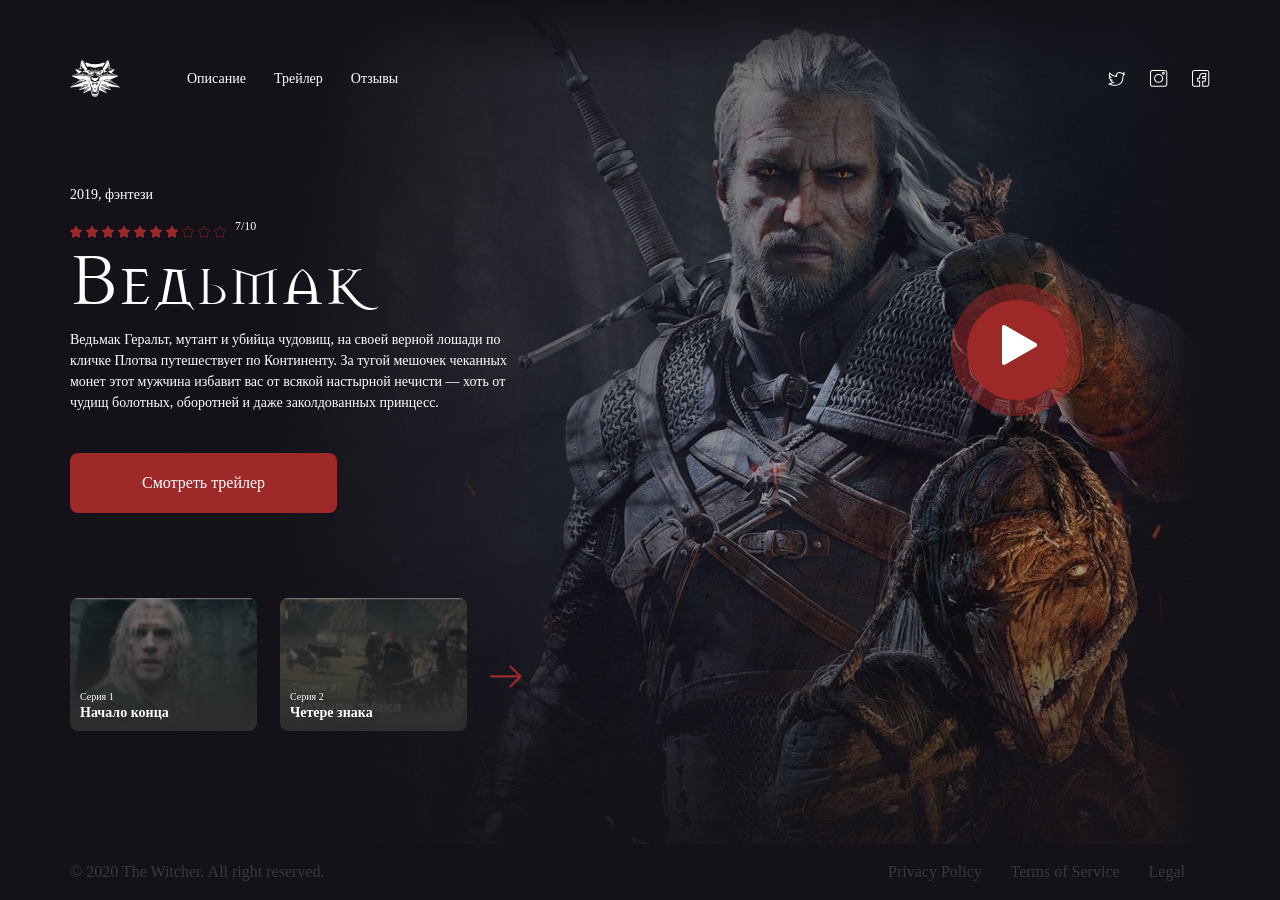
<file: index.html>
<!DOCTYPE html>
<html lang="ru">
  <head>
    <meta charset="UTF-8" />
    <meta name="viewport" content="width=device-width, initial-scale=1.0" />
    <title>Ведьмак - сериал</title>
    <link
      href="https://fonts.googleapis.com/css2?family=Roboto:wght@400;700&display=swap"
      rel="stylesheet"
    />
    <link href="img/favicon.ico" rel="shortcut icon" type="image/x-icon" />
    <link rel="stylesheet" href="css/swiper.min.css" />
    <link rel="stylesheet" href="css/style.css" />
    <link rel="stylesheet" href="css/reset.css" />
    <link rel="stylesheet" href="css/jquery.fancybox.min.css" />
    <link rel="stylesheet" href="css/animate.min.css" />
  </head>
  <body>
    <header>
      <div class="container">
        <div class="header animated fadeInRight delay-2s">
          <img src="img/logo.png" alt="Logo" class="logo" />
          <nav class="menu-list">
            <a
              href="https://witcher-tv.ru/hronologiya-pervogo-sezona-seriala-vedmak/"
              class="menu-link"
              >Описание</a
            >
            <a
              href="https://www.netflix.com/ru/title/80189685"
              class="menu-link"
              >Трейлер</a
            >
            <a
              href="https://www.kinopoisk.ru/film/1044004/reviews/"
              class="menu-link"
              >Отзывы</a
            >
          </nav>
          <div class="social">
            <a href="https://twitter.com/witchergame" class="social-link">
              <img src="img\social\The Witcher\twitter.svg" alt="" />
            </a>
            <a
              href="https://www.instagram.com/witchernetflix/"
              class="social-link"
            >
              <img src="img\social\The Witcher\instagram.svg" alt="" />
            </a>
            <a
              href="https://www.facebook.com/campaign/landing.php?campaign_id=298364580528938&extra_1=yandex_12337837702%7Cdesktop%7C1903759853%7C%7Cфейсбук%7Cnone%7C8095dy448850&placement=none&creative=1903759853&keyword=фейсбук&partner_id=yandexsem&extra_2=search&adposition=premium_1&yclid=3563961222875353418"
              class="social-link"
            >
              <img src="img\social\The Witcher\facebook.svg" alt="" />
            </a>
          </div>
        </div>
        <div class="menu-button"></div>
      </div>
    </header>
    <main>
      <div class="container">
        <!--текстовый блок-->
        <div class="main-content animated fadeInLeft delay-2s">
          <div class="content">
            <span class="genre">2019, фэнтези</span>
            <div class="rating">
              <div class="rating-stars">
                <img src="img/star.svg" alt="star" class="star" />
                <img src="img/star.svg" alt="star" class="star" />
                <img src="img/star.svg" alt="star" class="star" />
                <img src="img/star.svg" alt="star" class="star" />
                <img src="img/star.svg" alt="star" class="star" />
                <img src="img/star.svg" alt="star" class="star" />
                <img src="img/star.svg" alt="star" class="star" />
                <img src="img/empty-star.svg" alt="star" class="star" />
                <img src="img/empty-star.svg" alt="star" class="star" />
                <img src="img/empty-star.svg" alt="star" class="star" />
              </div>
              <div class="rating-nummbers">7/10</div>
            </div>

            <h1 class="main-title">Ведьмак</h1>
            <!-- параграф с текстом-->
            <p class="main-descrioption">
              Ведьмак Геральт, мутант и убийца чудовищ, на своей верной лошади
              по кличке Плотва путешествует по Континенту. За тугой мешочек
              чеканных монет этот мужчина избавит вас от всякой настырной
              нечисти — хоть от чудищ болотных, оборотней и даже заколдованных
              принцесс.
            </p>
            <a
              data-fancybox
              href="https://www.youtube.com/watch?v=EUizTA1nrfA"
              class="buttone animated pulse delay-5s"
              >Смотреть трейлер</a
            >
          </div>
          <a
            data-fancybox
            href="https://www.youtube.com/watch?v=EUizTA1nrfA"
            class="play"
          >
            <img src="img/Play.svg" alt="" class="play-image" />
          </a>
        </div>
        <div class="series animated fadeInDown delay-2s">
          <!-- Slider main container -->
          <div class="swiper-container">
            <!-- Additional required wrapper -->
            <div class="swiper-wrapper">
              <!-- Slides -->
              
                <div class="swiper-slide">
                  <a
                    class="link_series_1"
                    target="new"
                    href="https://malakhov-cmd.github.io/The-Witcher-Synema-try-4/"
                  >
                  
                  <div class="card series-1">
                    <span class="card-subtitle">Серия 1</span>
                    <h2 class="card-title">Начало конца</h2>
                    </div>
                    
                  </a>
                </div>
              <div class="swiper-slide">
                  <a
                    class="link_series_1"
                    target="new"
                    href="https://malakhov-cmd.github.io/The-witcher-s2/"
                  >
                  
                    <div class="card series-2">
                      <span class="card-subtitle">Серия 2</span>
                    <h2 class="card-title">Четере знака</h2>
                    </div>
                    
                  </a>
                </div>

              <div class="swiper-slide">
                
                  <a
                    class="link_series_1"
                    target="new"
                    href="https://malakhov-cmd.github.io/The-Witcher-s3/"
                  >
                  <div class="card series-3">
                    <span class="card-subtitle">Серия 3</span>
                    <h2 class="card-title">Предательская луна</h2>
                    </div>
                  </a>
                
              </div>

              <div class="swiper-slide">

                  <a
                    class="link_series_1"
                    target="new"
                    href="https://malakhov-cmd.github.io/The-Witcher-s4/"
                  >
                                  <div class="card series-4">
                                    <span class="card-subtitle">Серия 4</span>
                    <h2 class="card-title_4">Банкеты, ублюдки и похороны</h2>
                    </div>
                  </a>
                
              </div>

              <div class="swiper-slide">
                
                  <a
                    class="link_series_1"
                    target="new"
                    href="https://malakhov-cmd.github.io/The-Witcher-s5/"
                  >
                  <div class="card series-5">
                    <span class="card-subtitle">Серия 5</span>
                    <h2 class="card-title">Сдерживаемые аппетиты»</h2>
                    </div>
                  </a>
                </div>
              
              <div class="swiper-slide">
                
                  <a
                    class="link_series_1"
                    target="new"
                    href="https://malakhov-cmd.github.io/The-Witcher-s6/"
                  >
                  <div class="card series-6">
                    <span class="card-subtitle">Серия 6</span>
                    <h2 class="card-title">Редкие виды</h2>
                    </div>
                  </a>
                </div>
              
              <div class="swiper-slide">
                
                  <a
                    class="link_series_1"
                    target="new"
                    href="https://malakhov-cmd.github.io/The-Witcher-s7/"
                  >
                  <div class="card series-7">
                    <span class="card-subtitle">Серия 7</span>
                    <h2 class="card-title">Перед падением</h2>
                    </div>
                  </a>
                
              </div>
              <div class="swiper-slide">
                
                  <a
                    class="link_series_1"
                    target="new"
                    href="https://malakhov-cmd.github.io/The-witcher-s8/"
                  >
                  <div class="card series-8">
                    <span class="card-subtitle">Серия 8</span>
                    <h2 class="card-title">Нечто большее</h2>
                    </div>
                  </a>
                </div>
              
              </div>
            </div>
            <button class="arrow"></button>
          </div>
          <!--<button class="arrow"></button>-->
        </div>
      </div>
    </main>
    <footer class="footer animated fadeInDown delay-2s">
      <div class="container">
        <div class="footer-content">
          <div class="left">
            <span class="copyright"
              >© 2020 The Witcher. All right reserved.</span
            >
          </div>
          <div class="right">
            <nav class="footer-menu">
              <a
                href="https://www.copyrightservice.net/ru/copyright/us"
                class="footer-link"
                >Privacy Policy</a
              >
              <a
                href="https://www.copyrightservice.net/ru/copyright/us"
                class="footer-link"
                >Terms of Service</a
              >
              <a
                href="https://www.copyrightservice.net/ru/copyright/us"
                class="footer-link"
                >Legal</a
              >
            </nav>
          </div>
        </div>
      </div>
    </footer>
    <script src="https://cdn.jsdelivr.net/npm/jquery@3.5.1/dist/jquery.min.js"></script>
    <script src="js/swiper.min.js"></script>
    <script src="js/main.js"></script>
    <script src="js/jquery.fancybox.min.js"></script>
  </body>
</html>
</file>
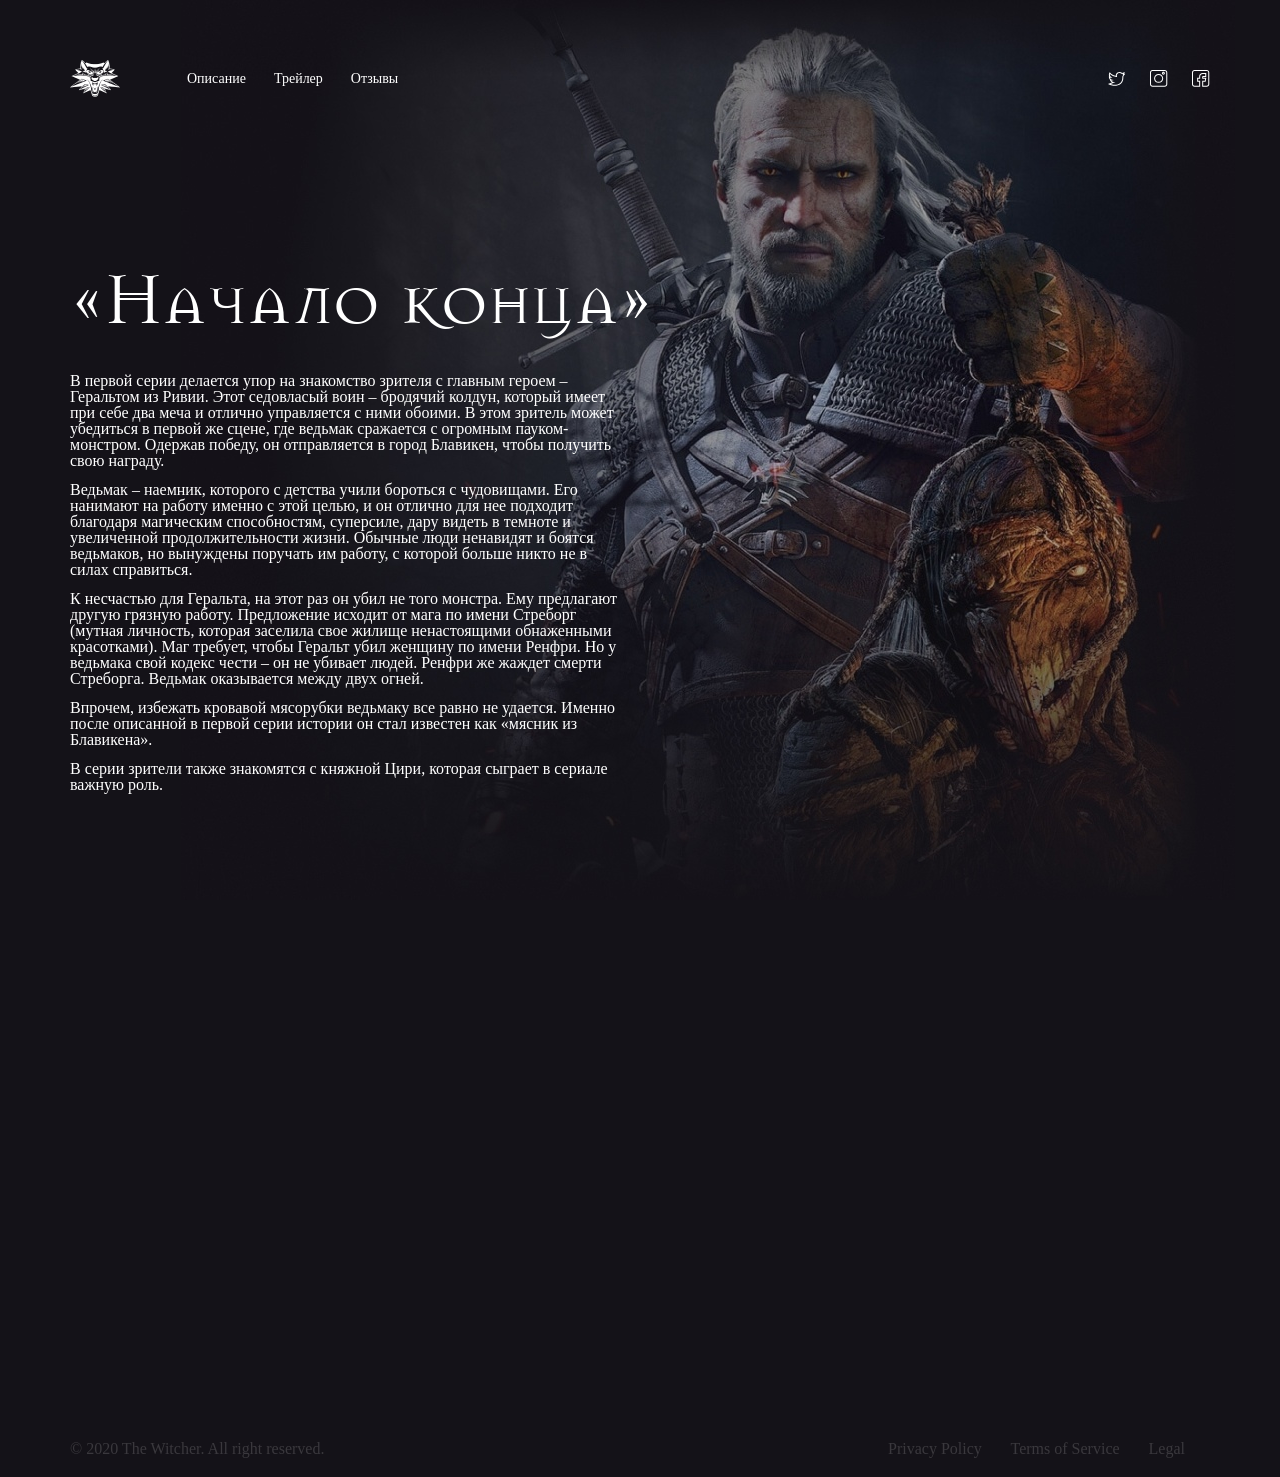
<file: series1-player.html>
<!DOCTYPE html>
<html lang="ru">
  <head>
    <meta charset="UTF-8" />
    <meta name="viewport" content="width=device-width, initial-scale=1.0" />
    <title>Ведьмак - сериал</title>
    <link
      href="https://fonts.googleapis.com/css2?family=Roboto:wght@400;700&display=swap"
      rel="stylesheet"
    />
    <link rel="stylesheet" href="css/swiper.min.css" />
    <link rel="stylesheet" href="css/style.css" />
    <link rel="stylesheet" href="css/reset.css" />
    <link rel="stylesheet" href="css/jquery.fancybox.min.css" />
    <link rel="stylesheet" href="css/animate.min.css" />
  </head>

  <body>
    <header>
      <div class="container">
        <div class="header animated fadeInRight delay-2s">
          <img src="img/logo.png" alt="Logo" class="logo" />
          <nav class="menu-list">
            <a
              href="https://witcher-tv.ru/hronologiya-pervogo-sezona-seriala-vedmak/"
              class="menu-link"
              >Описание</a
            >
            <a
              href="https://www.netflix.com/ru/title/80189685"
              class="menu-link"
              >Трейлер</a
            >
            <a
              href="https://www.kinopoisk.ru/film/1044004/reviews/"
              class="menu-link"
              >Отзывы</a
            >
          </nav>
          <div class="social">
            <a href="https://twitter.com/witchergame" class="social-link">
              <img src="img\social\The Witcher\twitter.svg" alt="" />
            </a>
            <a
              href="https://www.instagram.com/witchernetflix/"
              class="social-link"
            >
              <img src="img\social\The Witcher\instagram.svg" alt="" />
            </a>
            <a
              href="https://www.facebook.com/campaign/landing.php?campaign_id=298364580528938&extra_1=yandex_12337837702%7Cdesktop%7C1903759853%7C%7Cфейсбук%7Cnone%7C8095dy448850&placement=none&creative=1903759853&keyword=фейсбук&partner_id=yandexsem&extra_2=search&adposition=premium_1&yclid=3563961222875353418"
              class="social-link"
            >
              <img src="img\social\The Witcher\facebook.svg" alt="" />
            </a>
          </div>
        </div>
        <div class="menu-button"></div>
      </div>
    </header>
    <main>
      <div class="container">
        <!--текстовый блок-->
        <div class="Description_serie animated fadeInLeft delay-2s">
          <h1 class="main-title-serie">«Начало конца»</h1>
          <!-- параграф с текстом-->
          <div class="description_serie_text">
            <p class="main-descrioption_1">
              В первой серии делается упор на знакомство зрителя с главным
              героем – Геральтом из Ривии. Этот седовласый воин – бродячий
              колдун, который имеет при себе два меча и отлично управляется с
              ними обоими. В этом зритель может убедиться в первой же сцене, где
              ведьмак сражается с огромным пауком-монстром. Одержав победу, он
              отправляется в город Блавикен, чтобы получить свою награду.
            </p>
            <p class="main-description_2">
              Ведьмак – наемник, которого с детства учили бороться с чудовищами.
              Его нанимают на работу именно с этой целью, и он отлично для нее
              подходит благодаря магическим способностям, суперсиле, дару видеть
              в темноте и увеличенной продолжительности жизни. Обычные люди
              ненавидят и боятся ведьмаков, но вынуждены поручать им работу, с
              которой больше никто не в силах справиться.
            </p>
            <p class="main-description_3">
              К несчастью для Геральта, на этот раз он убил не того монстра. Ему
              предлагают другую грязную работу. Предложение исходит от мага по
              имени Стреборг (мутная личность, которая заселила свое жилище
              ненастоящими обнаженными красотками). Маг требует, чтобы Геральт
              убил женщину по имени Ренфри. Но у ведьмака свой кодекс чести – он
              не убивает людей. Ренфри же жаждет смерти Стреборга. Ведьмак
              оказывается между двух огней.
            </p>
            <p class="main-description_4">
              Впрочем, избежать кровавой мясорубки ведьмаку все равно не
              удается. Именно после описанной в первой серии истории он стал
              известен как «мясник из Блавикена».
            </p>
            <p class="main-description_5">
              В серии зрители также знакомятся с княжной Цири, которая сыграет в
              сериале важную роль.
            </p>
          </div>
        </div>

        <div class="player animated fadeInDown delay-2s">
          <iframe
            width="949"
            height="475"
            src="https://protonvideo.to/iframe/7d0492970dfa9a183709d4b69cd85036/"
            frameborder="0"
            allow="autoplay; encrypted-media; gyroscope; picture-in-picture"
            allowfullscreen
          ></iframe>
        </div>
      </div>
    </main>
    <footer class="footer animated fadeInDown delay-2s">
      <div class="container">
        <div class="footer-content">
          <div class="left">
            <span class="copyright"
              >© 2020 The Witcher. All right reserved.</span
            >
          </div>
          <div class="right">
            <nav class="footer-menu">
              <a
                href="https://www.copyrightservice.net/ru/copyright/us"
                class="footer-link"
                >Privacy Policy</a
              >
              <a
                href="https://www.copyrightservice.net/ru/copyright/us"
                class="footer-link"
                >Terms of Service</a
              >
              <a
                href="https://www.copyrightservice.net/ru/copyright/us"
                class="footer-link"
                >Legal</a
              >
            </nav>
          </div>
        </div>
      </div>
    </footer>
    <script src="https://cdn.jsdelivr.net/npm/jquery@3.5.1/dist/jquery.min.js"></script>
    <script src="js/swiper.min.js"></script>
    <script src="js/main.js"></script>
    <script src="js/jquery.fancybox.min.js"></script>
  </body>
</html>
</file>
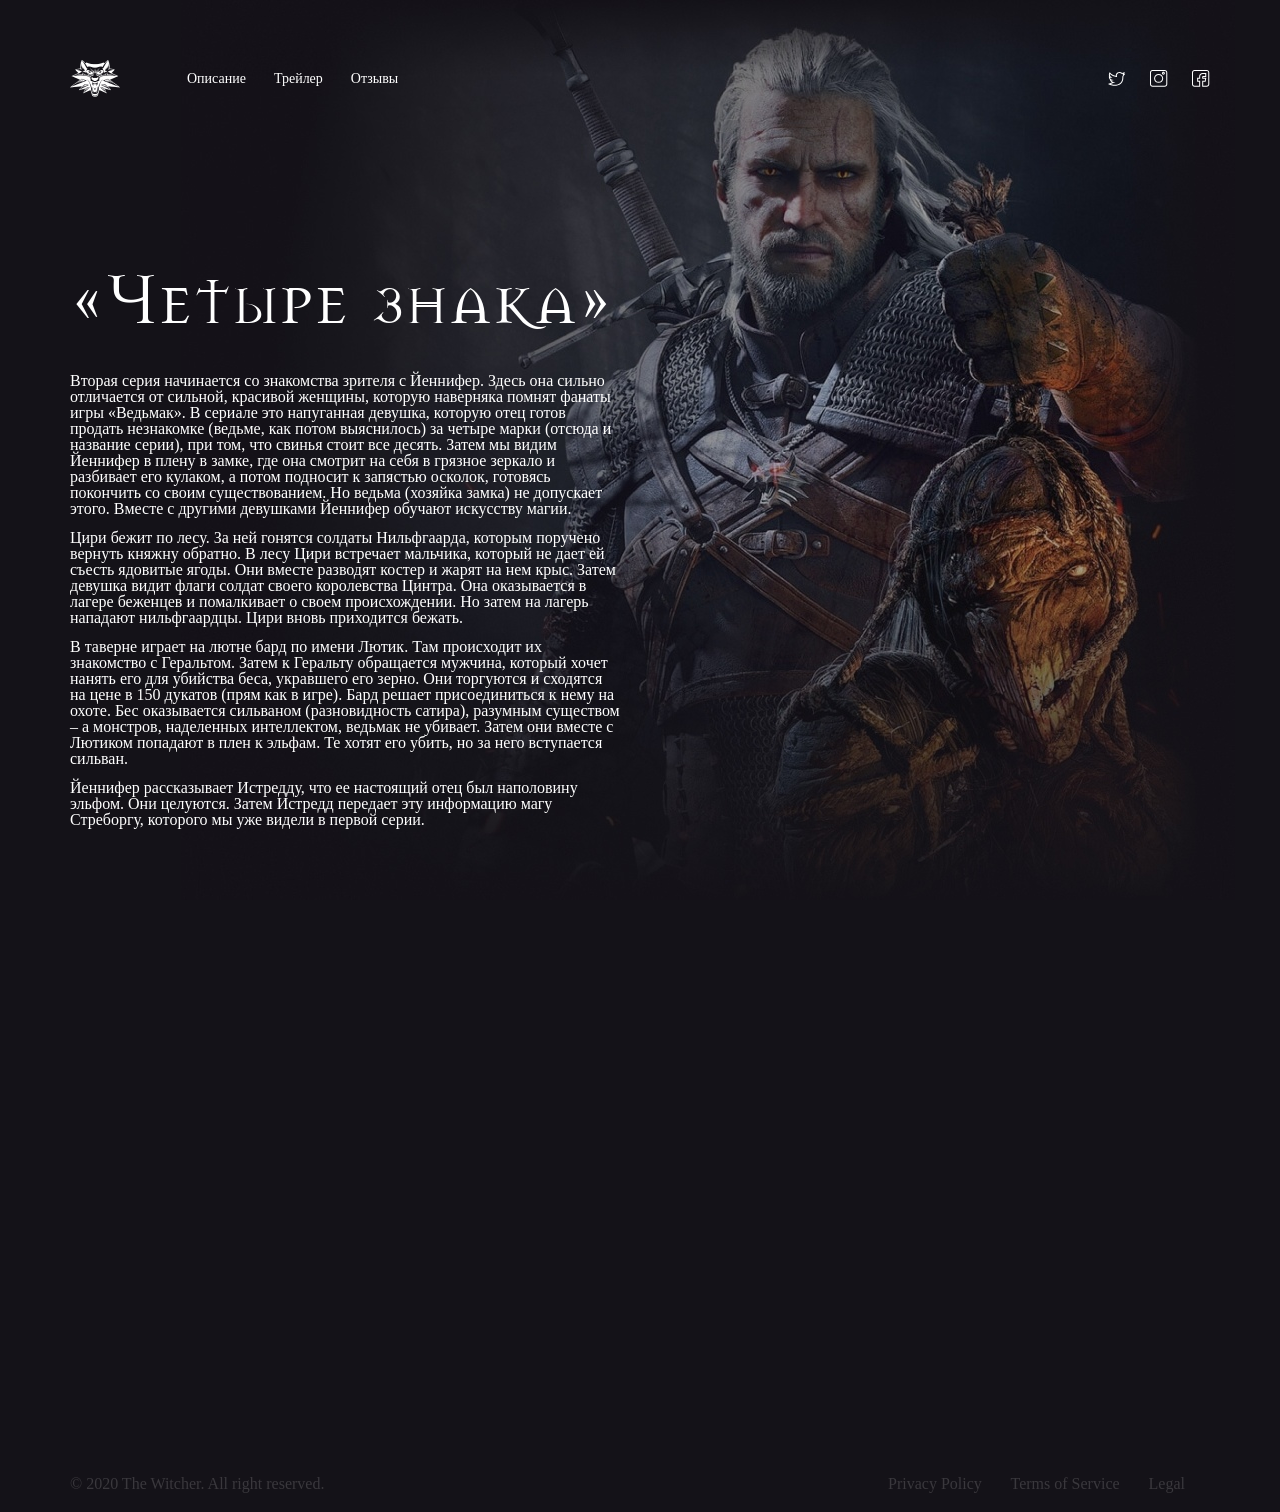
<file: series2-player.html>
<!DOCTYPE html>
<html lang="ru">
  <head>
    <meta charset="UTF-8" />
    <meta name="viewport" content="width=device-width, initial-scale=1.0" />
    <title>Ведьмак - сериал</title>
    <link
      href="https://fonts.googleapis.com/css2?family=Roboto:wght@400;700&display=swap"
      rel="stylesheet"
    />
    <link rel="stylesheet" href="css/swiper.min.css" />
    <link rel="stylesheet" href="css/style.css" />
    <link rel="stylesheet" href="css/reset.css" />
    <link rel="stylesheet" href="css/jquery.fancybox.min.css" />
    <link rel="stylesheet" href="css/animate.min.css" />
  </head>

  <body>
    <header>
      <div class="container">
        <div class="header animated fadeInRight delay-2s">
          <img src="img/logo.png" alt="Logo" class="logo" />
          <nav class="menu-list">
            <a
              href="https://witcher-tv.ru/hronologiya-pervogo-sezona-seriala-vedmak/"
              class="menu-link"
              >Описание</a
            >
            <a
              href="https://www.netflix.com/ru/title/80189685"
              class="menu-link"
              >Трейлер</a
            >
            <a
              href="https://www.kinopoisk.ru/film/1044004/reviews/"
              class="menu-link"
              >Отзывы</a
            >
          </nav>
          <div class="social">
            <a href="https://twitter.com/witchergame" class="social-link">
              <img src="img\social\The Witcher\twitter.svg" alt="" />
            </a>
            <a
              href="https://www.instagram.com/witchernetflix/"
              class="social-link"
            >
              <img src="img\social\The Witcher\instagram.svg" alt="" />
            </a>
            <a
              href="https://www.facebook.com/campaign/landing.php?campaign_id=298364580528938&extra_1=yandex_12337837702%7Cdesktop%7C1903759853%7C%7Cфейсбук%7Cnone%7C8095dy448850&placement=none&creative=1903759853&keyword=фейсбук&partner_id=yandexsem&extra_2=search&adposition=premium_1&yclid=3563961222875353418"
              class="social-link"
            >
              <img src="img\social\The Witcher\facebook.svg" alt="" />
            </a>
          </div>
        </div>
        <div class="menu-button"></div>
      </div>
    </header>
    <main>
      <div class="container">
        <!--текстовый блок-->
        <div class="Description_serie animated fadeInLeft delay-2s">
          <h1 class="main-title-serie">«Четыре знака»</h1>
          <!-- параграф с текстом-->
          <div class="description_serie_text">
            <p class="main-descrioption_1">
              Вторая серия начинается со знакомства зрителя с Йеннифер. Здесь
              она сильно отличается от сильной, красивой женщины, которую
              наверняка помнят фанаты игры «Ведьмак». В сериале это напуганная
              девушка, которую отец готов продать незнакомке (ведьме, как потом
              выяснилось) за четыре марки (отсюда и название серии), при том,
              что свинья стоит все десять. Затем мы видим Йеннифер в плену в
              замке, где она смотрит на себя в грязное зеркало и разбивает его
              кулаком, а потом подносит к запястью осколок, готовясь покончить
              со своим существованием. Но ведьма (хозяйка замка) не допускает
              этого. Вместе с другими девушками Йеннифер обучают искусству
              магии.
            </p>
            <p class="main-description_2">
              Цири бежит по лесу. За ней гонятся солдаты Нильфгаарда, которым
              поручено вернуть княжну обратно. В лесу Цири встречает мальчика,
              который не дает ей съесть ядовитые ягоды. Они вместе разводят
              костер и жарят на нем крыс. Затем девушка видит флаги солдат
              своего королевства Цинтра. Она оказывается в лагере беженцев и
              помалкивает о своем происхождении. Но затем на лагерь нападают
              нильфгаардцы. Цири вновь приходится бежать.
            </p>
            <p class="main-description_3">
              В таверне играет на лютне бард по имени Лютик. Там происходит их
              знакомство с Геральтом. Затем к Геральту обращается мужчина,
              который хочет нанять его для убийства беса, укравшего его зерно.
              Они торгуются и сходятся на цене в 150 дукатов (прям как в игре).
              Бард решает присоединиться к нему на охоте. Бес оказывается
              сильваном (разновидность сатира), разумным существом – а монстров,
              наделенных интеллектом, ведьмак не убивает. Затем они вместе с
              Лютиком попадают в плен к эльфам. Те хотят его убить, но за него
              вступается сильван.
            </p>
            <p class="main-description_4">
              Йеннифер рассказывает Истредду, что ее настоящий отец был
              наполовину эльфом. Они целуются. Затем Истредд передает эту
              информацию магу Стреборгу, которого мы уже видели в первой серии.
            </p>
          </div>
        </div>

        <div class="player animated fadeInDown delay-2s">
          <iframe
            width="949"
            height="475"
            src="https://protonvideo.to/iframe/a7cc604227f5d48efa98074dbead971d/"
            frameborder="0"
            allow="autoplay; encrypted-media; gyroscope; picture-in-picture"
            allowfullscreen
          ></iframe>
        </div>
      </div>
    </main>
    <footer class="footer animated fadeInDown delay-2s">
      <div class="container">
        <div class="footer-content">
          <div class="left">
            <span class="copyright"
              >© 2020 The Witcher. All right reserved.</span
            >
          </div>
          <div class="right">
            <nav class="footer-menu">
              <a
                href="https://www.copyrightservice.net/ru/copyright/us"
                class="footer-link"
                >Privacy Policy</a
              >
              <a
                href="https://www.copyrightservice.net/ru/copyright/us"
                class="footer-link"
                >Terms of Service</a
              >
              <a
                href="https://www.copyrightservice.net/ru/copyright/us"
                class="footer-link"
                >Legal</a
              >
            </nav>
          </div>
        </div>
      </div>
    </footer>
    <script src="https://cdn.jsdelivr.net/npm/jquery@3.5.1/dist/jquery.min.js"></script>
    <script src="js/swiper.min.js"></script>
    <script src="js/main.js"></script>
    <script src="js/jquery.fancybox.min.js"></script>
  </body>
</html>
</file>
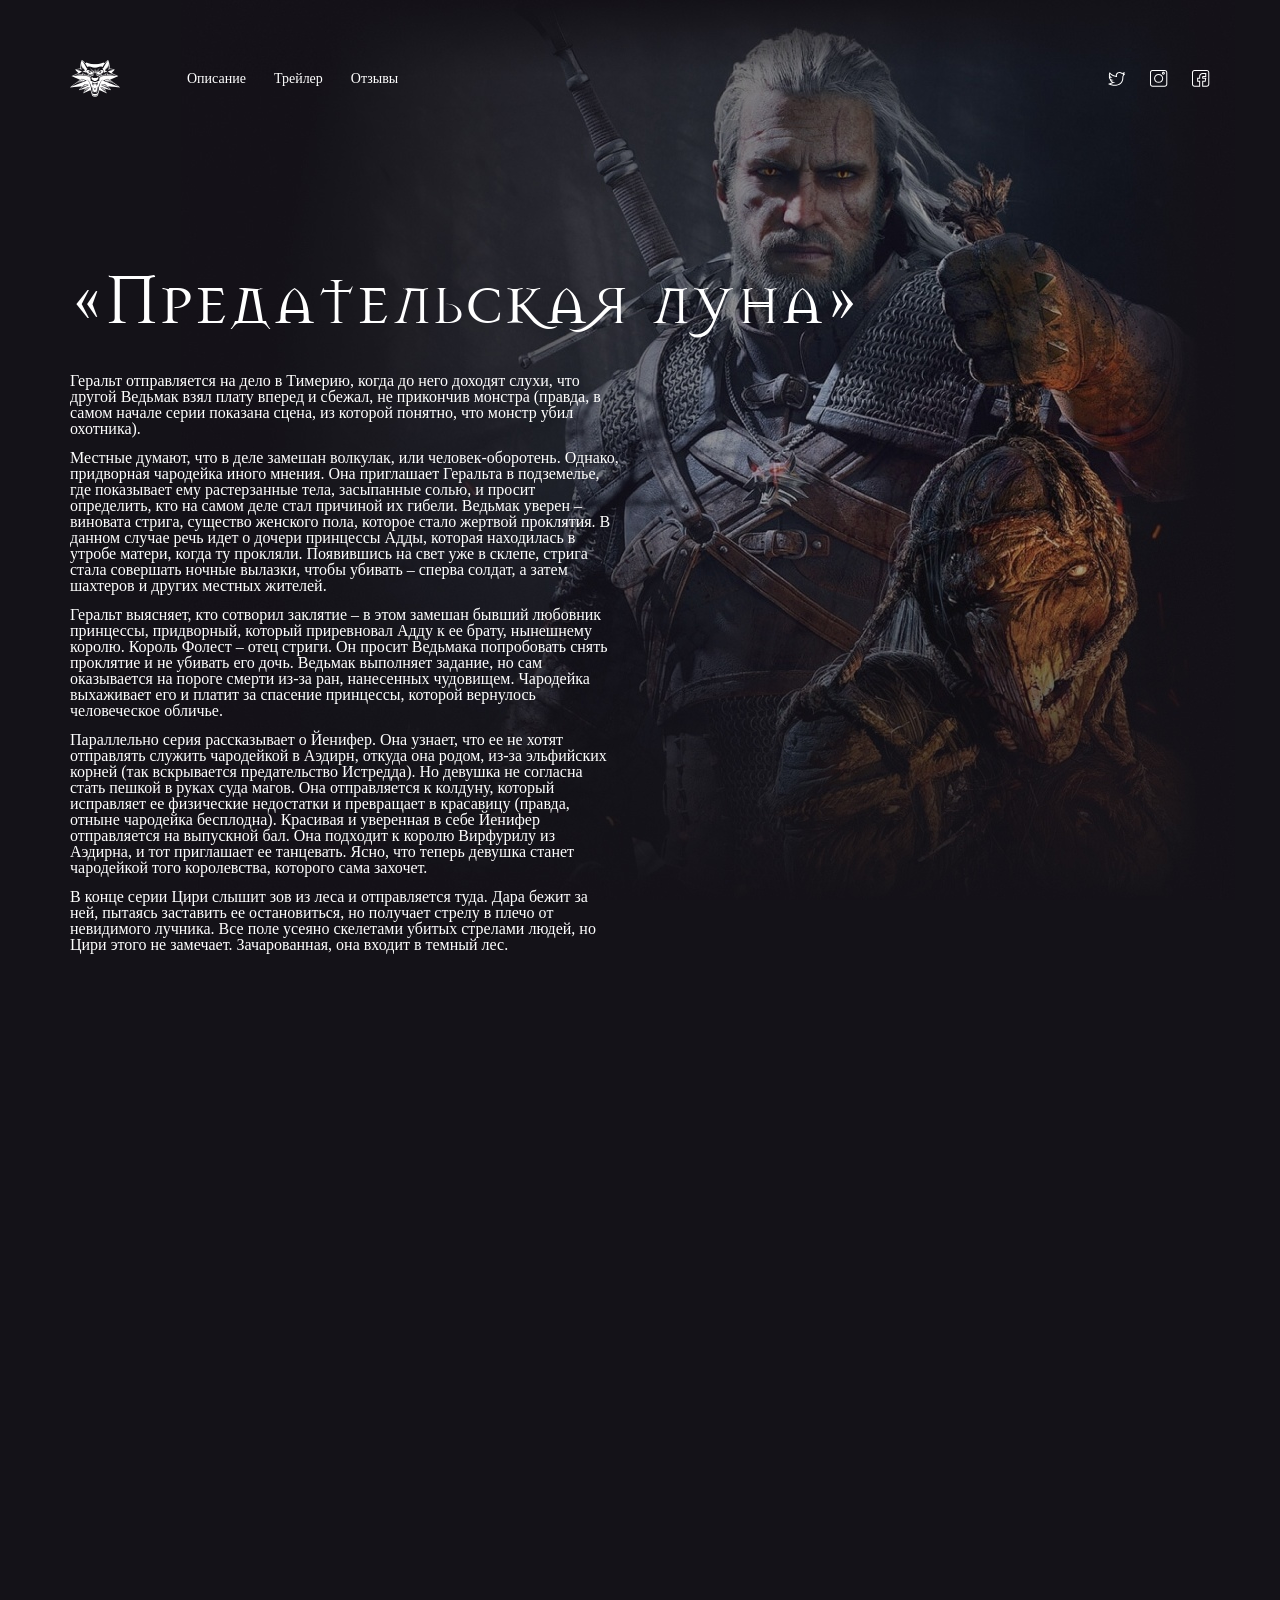
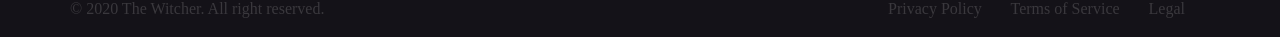
<file: series3-player.html>
<!DOCTYPE html>
<html lang="ru">
  <head>
    <meta charset="UTF-8" />
    <meta name="viewport" content="width=device-width, initial-scale=1.0" />
    <title>Ведьмак - сериал</title>
    <link
      href="https://fonts.googleapis.com/css2?family=Roboto:wght@400;700&display=swap"
      rel="stylesheet"
    />
    <link rel="stylesheet" href="css/swiper.min.css" />
    <link rel="stylesheet" href="css/style.css" />
    <link rel="stylesheet" href="css/reset.css" />
    <link rel="stylesheet" href="css/jquery.fancybox.min.css" />
    <link rel="stylesheet" href="css/animate.min.css" />
  </head>

  <body>
    <header>
      <div class="container">
        <div class="header animated fadeInRight delay-2s">
          <img src="img/logo.png" alt="Logo" class="logo" />
          <nav class="menu-list">
            <a
              href="https://witcher-tv.ru/hronologiya-pervogo-sezona-seriala-vedmak/"
              class="menu-link"
              >Описание</a
            >
            <a
              href="https://www.netflix.com/ru/title/80189685"
              class="menu-link"
              >Трейлер</a
            >
            <a
              href="https://www.kinopoisk.ru/film/1044004/reviews/"
              class="menu-link"
              >Отзывы</a
            >
          </nav>
          <div class="social">
            <a href="https://twitter.com/witchergame" class="social-link">
              <img src="img\social\The Witcher\twitter.svg" alt="" />
            </a>
            <a
              href="https://www.instagram.com/witchernetflix/"
              class="social-link"
            >
              <img src="img\social\The Witcher\instagram.svg" alt="" />
            </a>
            <a
              href="https://www.facebook.com/campaign/landing.php?campaign_id=298364580528938&extra_1=yandex_12337837702%7Cdesktop%7C1903759853%7C%7Cфейсбук%7Cnone%7C8095dy448850&placement=none&creative=1903759853&keyword=фейсбук&partner_id=yandexsem&extra_2=search&adposition=premium_1&yclid=3563961222875353418"
              class="social-link"
            >
              <img src="img\social\The Witcher\facebook.svg" alt="" />
            </a>
          </div>
        </div>
        <div class="menu-button"></div>
      </div>
    </header>
    <main>
      <div class="container">
        <!--текстовый блок-->
        <div class="Description_serie animated fadeInLeft delay-2s">
          <h1 class="main-title-serie">«Предательская луна»</h1>
          <!-- параграф с текстом-->
          <div class="description_serie_text">
            <p class="main-descrioption_1">
              Геральт отправляется на дело в Тимерию, когда до него доходят
              слухи, что другой Ведьмак взял плату вперед и сбежал, не прикончив
              монстра (правда, в самом начале серии показана сцена, из которой
              понятно, что монстр убил охотника).
            </p>
            <p class="main-description_2">
              Местные думают, что в деле замешан волкулак, или
              человек-оборотень. Однако, придворная чародейка иного мнения. Она
              приглашает Геральта в подземелье, где показывает ему растерзанные
              тела, засыпанные солью, и просит определить, кто на самом деле
              стал причиной их гибели. Ведьмак уверен – виновата стрига,
              существо женского пола, которое стало жертвой проклятия. В данном
              случае речь идет о дочери принцессы Адды, которая находилась в
              утробе матери, когда ту прокляли. Появившись на свет уже в склепе,
              стрига стала совершать ночные вылазки, чтобы убивать – сперва
              солдат, а затем шахтеров и других местных жителей.
            </p>
            <p class="main-description_3">
              Геральт выясняет, кто сотворил заклятие – в этом замешан бывший
              любовник принцессы, придворный, который приревновал Адду к ее
              брату, нынешнему королю. Король Фолест – отец стриги. Он просит
              Ведьмака попробовать снять проклятие и не убивать его дочь.
              Ведьмак выполняет задание, но сам оказывается на пороге смерти
              из-за ран, нанесенных чудовищем. Чародейка выхаживает его и платит
              за спасение принцессы, которой вернулось человеческое обличье.
            </p>
            <p class="main-description_4">
              Параллельно серия рассказывает о Йенифер. Она узнает, что ее не
              хотят отправлять служить чародейкой в Аэдирн, откуда она родом,
              из-за эльфийских корней (так вскрывается предательство Истредда).
              Но девушка не согласна стать пешкой в руках суда магов. Она
              отправляется к колдуну, который исправляет ее физические
              недостатки и превращает в красавицу (правда, отныне чародейка
              бесплодна). Красивая и уверенная в себе Йенифер отправляется на
              выпускной бал. Она подходит к королю Вирфурилу из Аэдирна, и тот
              приглашает ее танцевать. Ясно, что теперь девушка станет
              чародейкой того королевства, которого сама захочет.
            </p>
            <p class="main-description_5">
              В конце серии Цири слышит зов из леса и отправляется туда. Дара
              бежит за ней, пытаясь заставить ее остановиться, но получает
              стрелу в плечо от невидимого лучника. Все поле усеяно скелетами
              убитых стрелами людей, но Цири этого не замечает. Зачарованная,
              она входит в темный лес.
            </p>
          </div>
        </div>

        <div class="player animated fadeInDown delay-2s">
          <iframe
            width="949"
            height="475"
            src="https://protonvideo.to/iframe/7d0492970dfa9a183709d4b69cd85036/"
            frameborder="0"
            allow="autoplay; encrypted-media; gyroscope; picture-in-picture"
            allowfullscreen
            seamless
          ></iframe>
        </div>
      </div>
    </main>
    <footer class="footer animated fadeInDown delay-2s">
      <div class="container">
        <div class="footer-content">
          <div class="left">
            <span class="copyright"
              >© 2020 The Witcher. All right reserved.</span
            >
          </div>
          <div class="right">
            <nav class="footer-menu">
              <a
                href="https://www.copyrightservice.net/ru/copyright/us"
                class="footer-link"
                >Privacy Policy</a
              >
              <a
                href="https://www.copyrightservice.net/ru/copyright/us"
                class="footer-link"
                >Terms of Service</a
              >
              <a
                href="https://www.copyrightservice.net/ru/copyright/us"
                class="footer-link"
                >Legal</a
              >
            </nav>
          </div>
        </div>
      </div>
    </footer>
    <script src="https://cdn.jsdelivr.net/npm/jquery@3.5.1/dist/jquery.min.js"></script>
    <script src="js/swiper.min.js"></script>
    <script src="js/main.js"></script>
    <script src="js/jquery.fancybox.min.js"></script>
  </body>
</html>
</file>
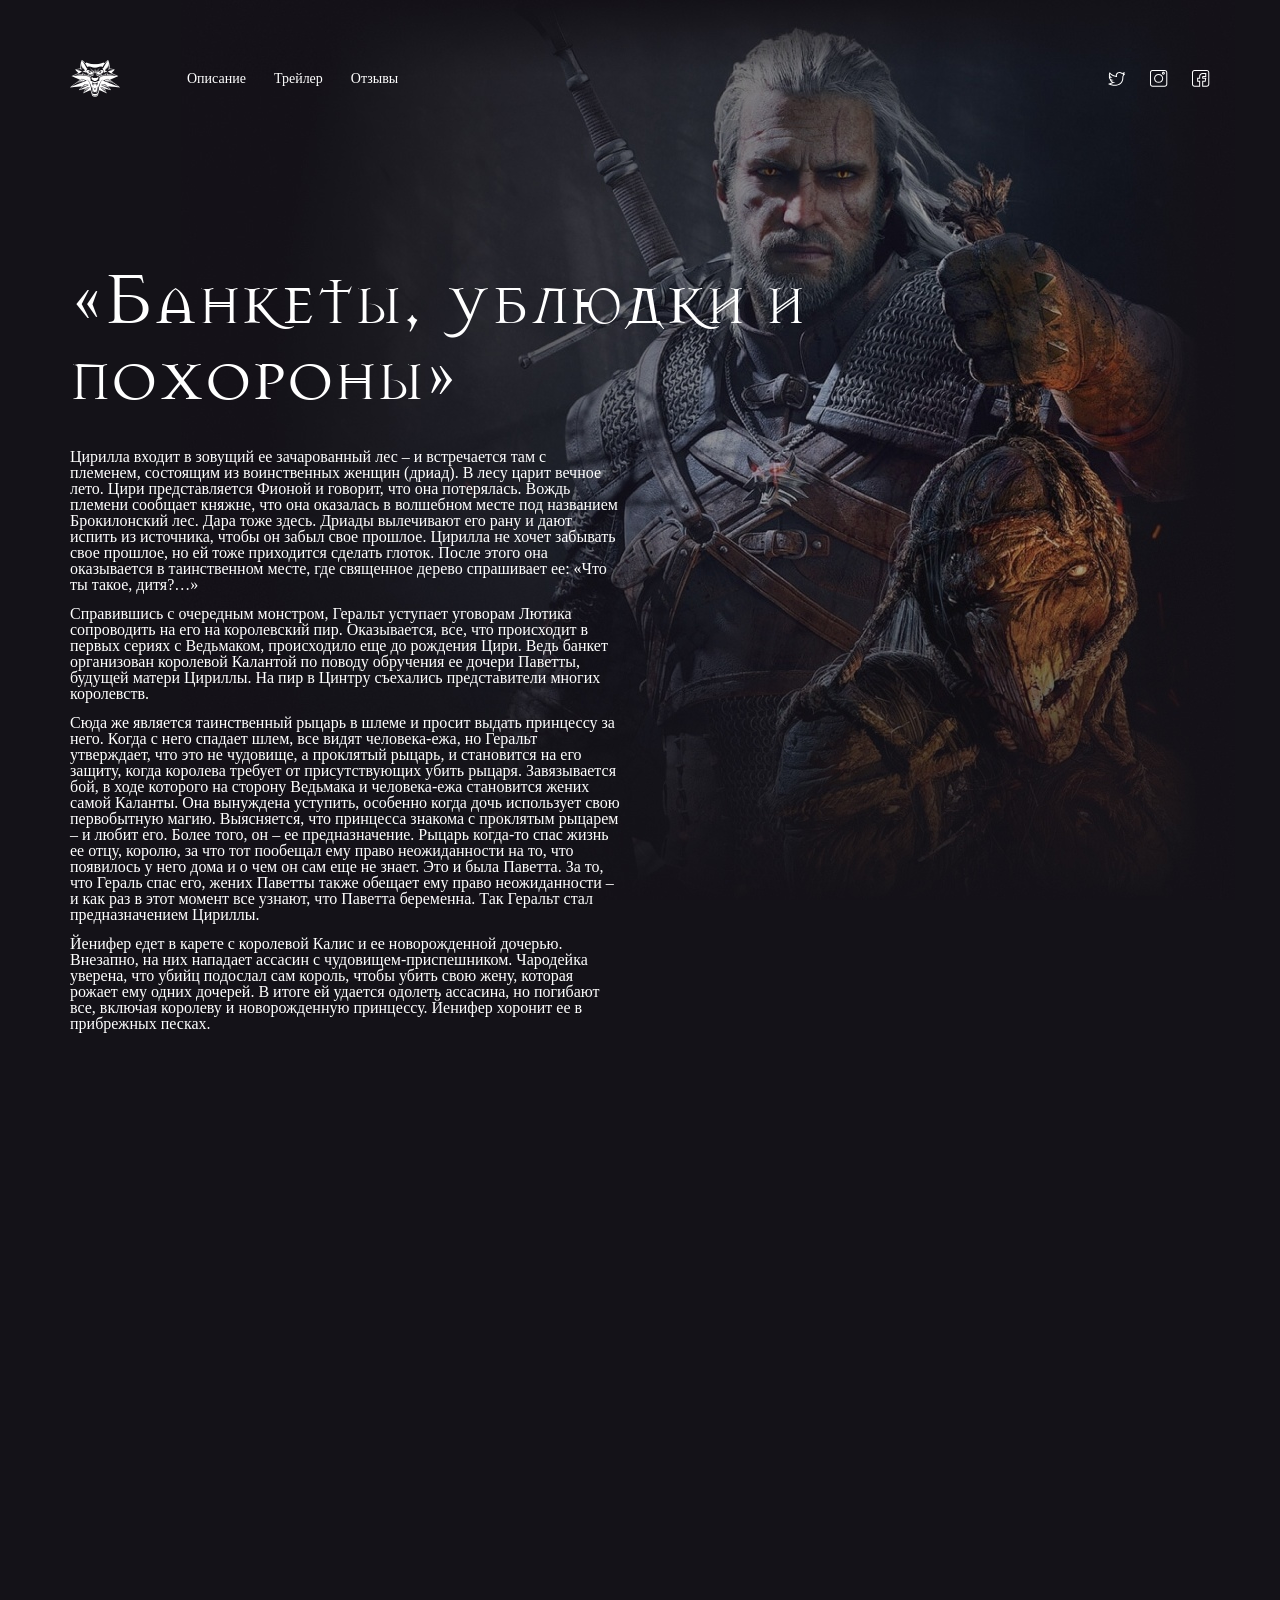
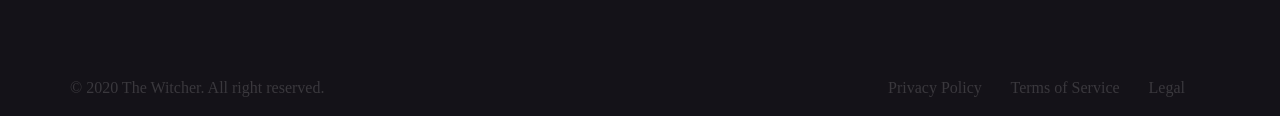
<file: series4-player.html>
<!DOCTYPE html>
<html lang="ru">
  <head>
    <meta charset="UTF-8" />
    <meta name="viewport" content="width=device-width, initial-scale=1.0" />
    <title>Ведьмак - сериал</title>
    <link
      href="https://fonts.googleapis.com/css2?family=Roboto:wght@400;700&display=swap"
      rel="stylesheet"
    />
    <link rel="stylesheet" href="css/swiper.min.css" />
    <link rel="stylesheet" href="css/style.css" />
    <link rel="stylesheet" href="css/reset.css" />
    <link rel="stylesheet" href="css/jquery.fancybox.min.css" />
    <link rel="stylesheet" href="css/animate.min.css" />
  </head>

  <body>
    <header>
      <div class="container">
        <div class="header animated fadeInRight delay-2s">
          <img src="img/logo.png" alt="Logo" class="logo" />
          <nav class="menu-list">
            <a
              href="https://witcher-tv.ru/hronologiya-pervogo-sezona-seriala-vedmak/"
              class="menu-link"
              >Описание</a
            >
            <a
              href="https://www.netflix.com/ru/title/80189685"
              class="menu-link"
              >Трейлер</a
            >
            <a
              href="https://www.kinopoisk.ru/film/1044004/reviews/"
              class="menu-link"
              >Отзывы</a
            >
          </nav>
          <div class="social">
            <a href="https://twitter.com/witchergame" class="social-link">
              <img src="img\social\The Witcher\twitter.svg" alt="" />
            </a>
            <a
              href="https://www.instagram.com/witchernetflix/"
              class="social-link"
            >
              <img src="img\social\The Witcher\instagram.svg" alt="" />
            </a>
            <a
              href="https://www.facebook.com/campaign/landing.php?campaign_id=298364580528938&extra_1=yandex_12337837702%7Cdesktop%7C1903759853%7C%7Cфейсбук%7Cnone%7C8095dy448850&placement=none&creative=1903759853&keyword=фейсбук&partner_id=yandexsem&extra_2=search&adposition=premium_1&yclid=3563961222875353418"
              class="social-link"
            >
              <img src="img\social\The Witcher\facebook.svg" alt="" />
            </a>
          </div>
        </div>
        <div class="menu-button"></div>
      </div>
    </header>
    <main>
      <div class="container">
        <!--текстовый блок-->
        <div class="Description_serie animated fadeInLeft delay-2s">
          <h1 class="main-title-serie">«Банкеты, ублюдки и похороны»</h1>
          <!-- параграф с текстом-->
          <div class="description_serie_text">
            <p class="main-descrioption_1">
              Цирилла входит в зовущий ее зачарованный лес – и встречается там с
              племенем, состоящим из воинственных женщин (дриад). В лесу царит
              вечное лето. Цири представляется Фионой и говорит, что она
              потерялась. Вождь племени сообщает княжне, что она оказалась в
              волшебном месте под названием Брокилонский лес. Дара тоже здесь.
              Дриады вылечивают его рану и дают испить из источника, чтобы он
              забыл свое прошлое. Цирилла не хочет забывать свое прошлое, но ей
              тоже приходится сделать глоток. После этого она оказывается в
              таинственном месте, где священное дерево спрашивает ее: «Что ты
              такое, дитя?…»
            </p>
            <p class="main-description_2">
              Справившись с очередным монстром, Геральт уступает уговорам Лютика
              сопроводить на его на королевский пир. Оказывается, все, что
              происходит в первых сериях с Ведьмаком, происходило еще до
              рождения Цири. Ведь банкет организован королевой Калантой по
              поводу обручения ее дочери Паветты, будущей матери Цириллы. На пир
              в Цинтру съехались представители многих королевств.
            </p>
            <p class="main-description_3">
              Сюда же является таинственный рыцарь в шлеме и просит выдать
              принцессу за него. Когда с него спадает шлем, все видят
              человека-ежа, но Геральт утверждает, что это не чудовище, а
              проклятый рыцарь, и становится на его защиту, когда королева
              требует от присутствующих убить рыцаря. Завязывается бой, в ходе
              которого на сторону Ведьмака и человека-ежа становится жених самой
              Каланты. Она вынуждена уступить, особенно когда дочь использует
              свою первобытную магию. Выясняется, что принцесса знакома с
              проклятым рыцарем – и любит его. Более того, он – ее
              предназначение. Рыцарь когда-то спас жизнь ее отцу, королю, за что
              тот пообещал ему право неожиданности на то, что появилось у него
              дома и о чем он сам еще не знает. Это и была Паветта. За то, что
              Гераль спас его, жених Паветты также обещает ему право
              неожиданности – и как раз в этот момент все узнают, что Паветта
              беременна. Так Геральт стал предназначением Цириллы.
            </p>
            <p class="main-description_4">
              Йенифер едет в карете с королевой Калис и ее новорожденной
              дочерью. Внезапно, на них нападает ассасин с
              чудовищем-приспешником. Чародейка уверена, что убийц подослал сам
              король, чтобы убить свою жену, которая рожает ему одних дочерей. В
              итоге ей удается одолеть ассасина, но погибают все, включая
              королеву и новорожденную принцессу. Йенифер хоронит ее в
              прибрежных песках.
            </p>
          </div>
        </div>

        <div class="player animated fadeInDown delay-2s">
          <iframe
            width="949"
            height="475"
            src="https://protonvideo.to/iframe/e3b4788c45e7eac374718ecd11fe0fa9/"
            frameborder="0"
            allow="autoplay; encrypted-media; gyroscope; picture-in-picture"
            allowfullscreen
          ></iframe>
        </div>
      </div>
    </main>
    <footer class="footer animated fadeInDown delay-2s">
      <div class="container">
        <div class="footer-content">
          <div class="left">
            <span class="copyright"
              >© 2020 The Witcher. All right reserved.</span
            >
          </div>
          <div class="right">
            <nav class="footer-menu">
              <a
                href="https://www.copyrightservice.net/ru/copyright/us"
                class="footer-link"
                >Privacy Policy</a
              >
              <a
                href="https://www.copyrightservice.net/ru/copyright/us"
                class="footer-link"
                >Terms of Service</a
              >
              <a
                href="https://www.copyrightservice.net/ru/copyright/us"
                class="footer-link"
                >Legal</a
              >
            </nav>
          </div>
        </div>
      </div>
    </footer>
    <script src="https://cdn.jsdelivr.net/npm/jquery@3.5.1/dist/jquery.min.js"></script>
    <script src="js/swiper.min.js"></script>
    <script src="js/main.js"></script>
    <script src="js/jquery.fancybox.min.js"></script>
  </body>
</html>
</file>
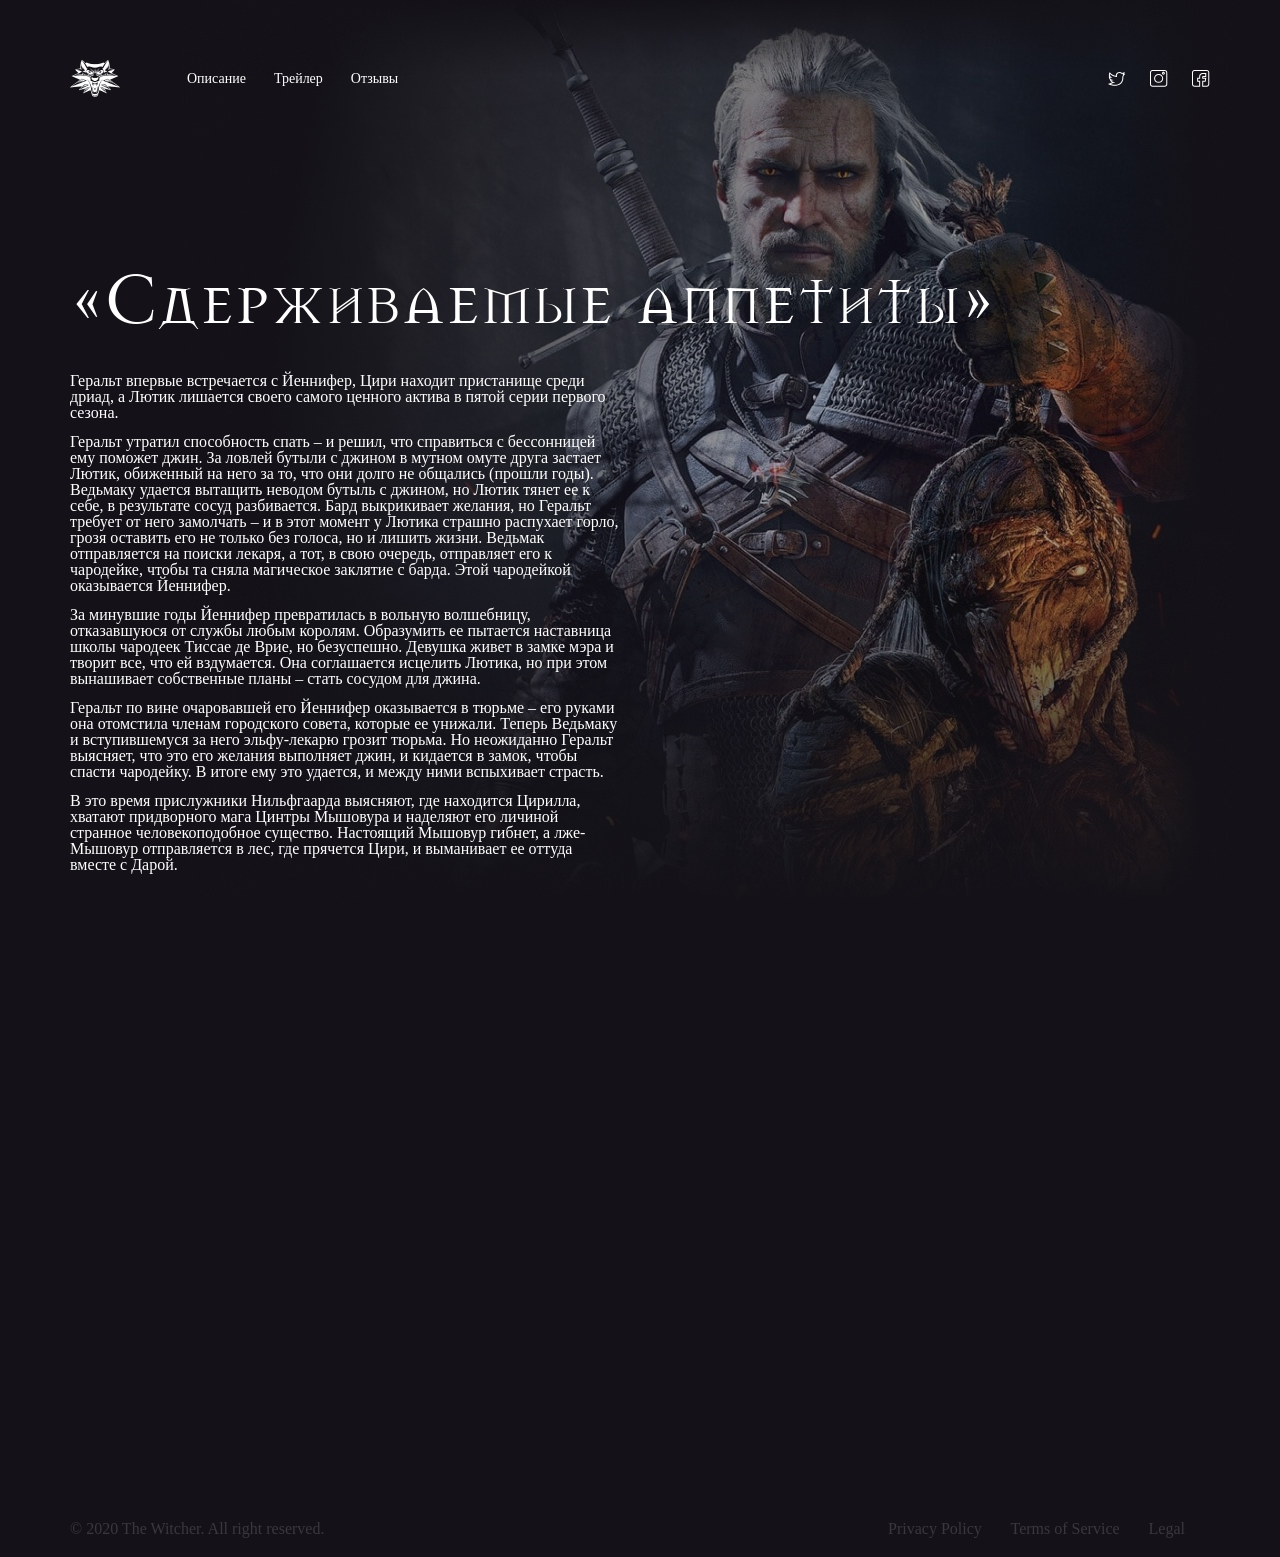
<file: series5-player.html>
<!DOCTYPE html>
<html lang="ru">
  <head>
    <meta charset="UTF-8" />
    <meta name="viewport" content="width=device-width, initial-scale=1.0" />
    <title>Ведьмак - сериал</title>
    <link
      href="https://fonts.googleapis.com/css2?family=Roboto:wght@400;700&display=swap"
      rel="stylesheet"
    />
    <link rel="stylesheet" href="css/swiper.min.css" />
    <link rel="stylesheet" href="css/style.css" />
    <link rel="stylesheet" href="css/reset.css" />
    <link rel="stylesheet" href="css/jquery.fancybox.min.css" />
    <link rel="stylesheet" href="css/animate.min.css" />
  </head>

  <body>
    <header>
      <div class="container">
        <div class="header animated fadeInRight delay-2s">
          <img src="img/logo.png" alt="Logo" class="logo" />
          <nav class="menu-list">
            <a
              href="https://witcher-tv.ru/hronologiya-pervogo-sezona-seriala-vedmak/"
              class="menu-link"
              >Описание</a
            >
            <a
              href="https://www.netflix.com/ru/title/80189685"
              class="menu-link"
              >Трейлер</a
            >
            <a
              href="https://www.kinopoisk.ru/film/1044004/reviews/"
              class="menu-link"
              >Отзывы</a
            >
          </nav>
          <div class="social">
            <a href="https://twitter.com/witchergame" class="social-link">
              <img src="img\social\The Witcher\twitter.svg" alt="" />
            </a>
            <a
              href="https://www.instagram.com/witchernetflix/"
              class="social-link"
            >
              <img src="img\social\The Witcher\instagram.svg" alt="" />
            </a>
            <a
              href="https://www.facebook.com/campaign/landing.php?campaign_id=298364580528938&extra_1=yandex_12337837702%7Cdesktop%7C1903759853%7C%7Cфейсбук%7Cnone%7C8095dy448850&placement=none&creative=1903759853&keyword=фейсбук&partner_id=yandexsem&extra_2=search&adposition=premium_1&yclid=3563961222875353418"
              class="social-link"
            >
              <img src="img\social\The Witcher\facebook.svg" alt="" />
            </a>
          </div>
        </div>
        <div class="menu-button"></div>
      </div>
    </header>
    <main>
      <div class="container">
        <!--текстовый блок-->
        <div class="Description_serie animated fadeInLeft delay-2s">
          <h1 class="main-title-serie">«Сдерживаемые аппетиты»</h1>
          <!-- параграф с текстом-->
          <div class="description_serie_text">
            <p class="main-descrioption_1">
              Геральт впервые встречается с Йеннифер, Цири находит пристанище
              среди дриад, а Лютик лишается своего самого ценного актива в пятой
              серии первого сезона.
            </p>
            <p class="main-description_2">
              Геральт утратил способность спать – и решил, что справиться с
              бессонницей ему поможет джин. За ловлей бутыли с джином в мутном
              омуте друга застает Лютик, обиженный на него за то, что они долго
              не общались (прошли годы). Ведьмаку удается вытащить неводом
              бутыль с джином, но Лютик тянет ее к себе, в результате сосуд
              разбивается. Бард выкрикивает желания, но Геральт требует от него
              замолчать – и в этот момент у Лютика страшно распухает горло,
              грозя оставить его не только без голоса, но и лишить жизни.
              Ведьмак отправляется на поиски лекаря, а тот, в свою очередь,
              отправляет его к чародейке, чтобы та сняла магическое заклятие с
              барда. Этой чародейкой оказывается Йеннифер.
            </p>
            <p class="main-description_3">
              За минувшие годы Йеннифер превратилась в вольную волшебницу,
              отказавшуюся от службы любым королям. Образумить ее пытается
              наставница школы чародеек Тиссае де Врие, но безуспешно. Девушка
              живет в замке мэра и творит все, что ей вздумается. Она
              соглашается исцелить Лютика, но при этом вынашивает собственные
              планы – стать сосудом для джина.
            </p>
            <p class="main-description_4">
              Геральт по вине очаровавшей его Йеннифер оказывается в тюрьме –
              его руками она отомстила членам городского совета, которые ее
              унижали. Теперь Ведьмаку и вступившемуся за него эльфу-лекарю
              грозит тюрьма. Но неожиданно Геральт выясняет, что это его желания
              выполняет джин, и кидается в замок, чтобы спасти чародейку. В
              итоге ему это удается, и между ними вспыхивает страсть.
            </p>
            <p class="main-description_5">
              В это время прислужники Нильфгаарда выясняют, где находится
              Цирилла, хватают придворного мага Цинтры Мышовура и наделяют его
              личиной странное человекоподобное существо. Настоящий Мышовур
              гибнет, а лже-Мышовур отправляется в лес, где прячется Цири, и
              выманивает ее оттуда вместе с Дарой.
            </p>
          </div>
        </div>

        <div class="player animated fadeInDown delay-2s">
          <iframe
            width="949"
            height="475"
            src="https://protonvideo.to/iframe/dddb85e3df676b4bbecc81dd4d868e0d/"
            frameborder="0"
            allow="autoplay; encrypted-media; gyroscope; picture-in-picture"
            allowfullscreen
          ></iframe>
        </div>
      </div>
    </main>
    <footer class="footer animated fadeInDown delay-2s">
      <div class="container">
        <div class="footer-content">
          <div class="left">
            <span class="copyright"
              >© 2020 The Witcher. All right reserved.</span
            >
          </div>
          <div class="right">
            <nav class="footer-menu">
              <a
                href="https://www.copyrightservice.net/ru/copyright/us"
                class="footer-link"
                >Privacy Policy</a
              >
              <a
                href="https://www.copyrightservice.net/ru/copyright/us"
                class="footer-link"
                >Terms of Service</a
              >
              <a
                href="https://www.copyrightservice.net/ru/copyright/us"
                class="footer-link"
                >Legal</a
              >
            </nav>
          </div>
        </div>
      </div>
    </footer>
    <script src="https://cdn.jsdelivr.net/npm/jquery@3.5.1/dist/jquery.min.js"></script>
    <script src="js/swiper.min.js"></script>
    <script src="js/main.js"></script>
    <script src="js/jquery.fancybox.min.js"></script>
  </body>
</html>
</file>
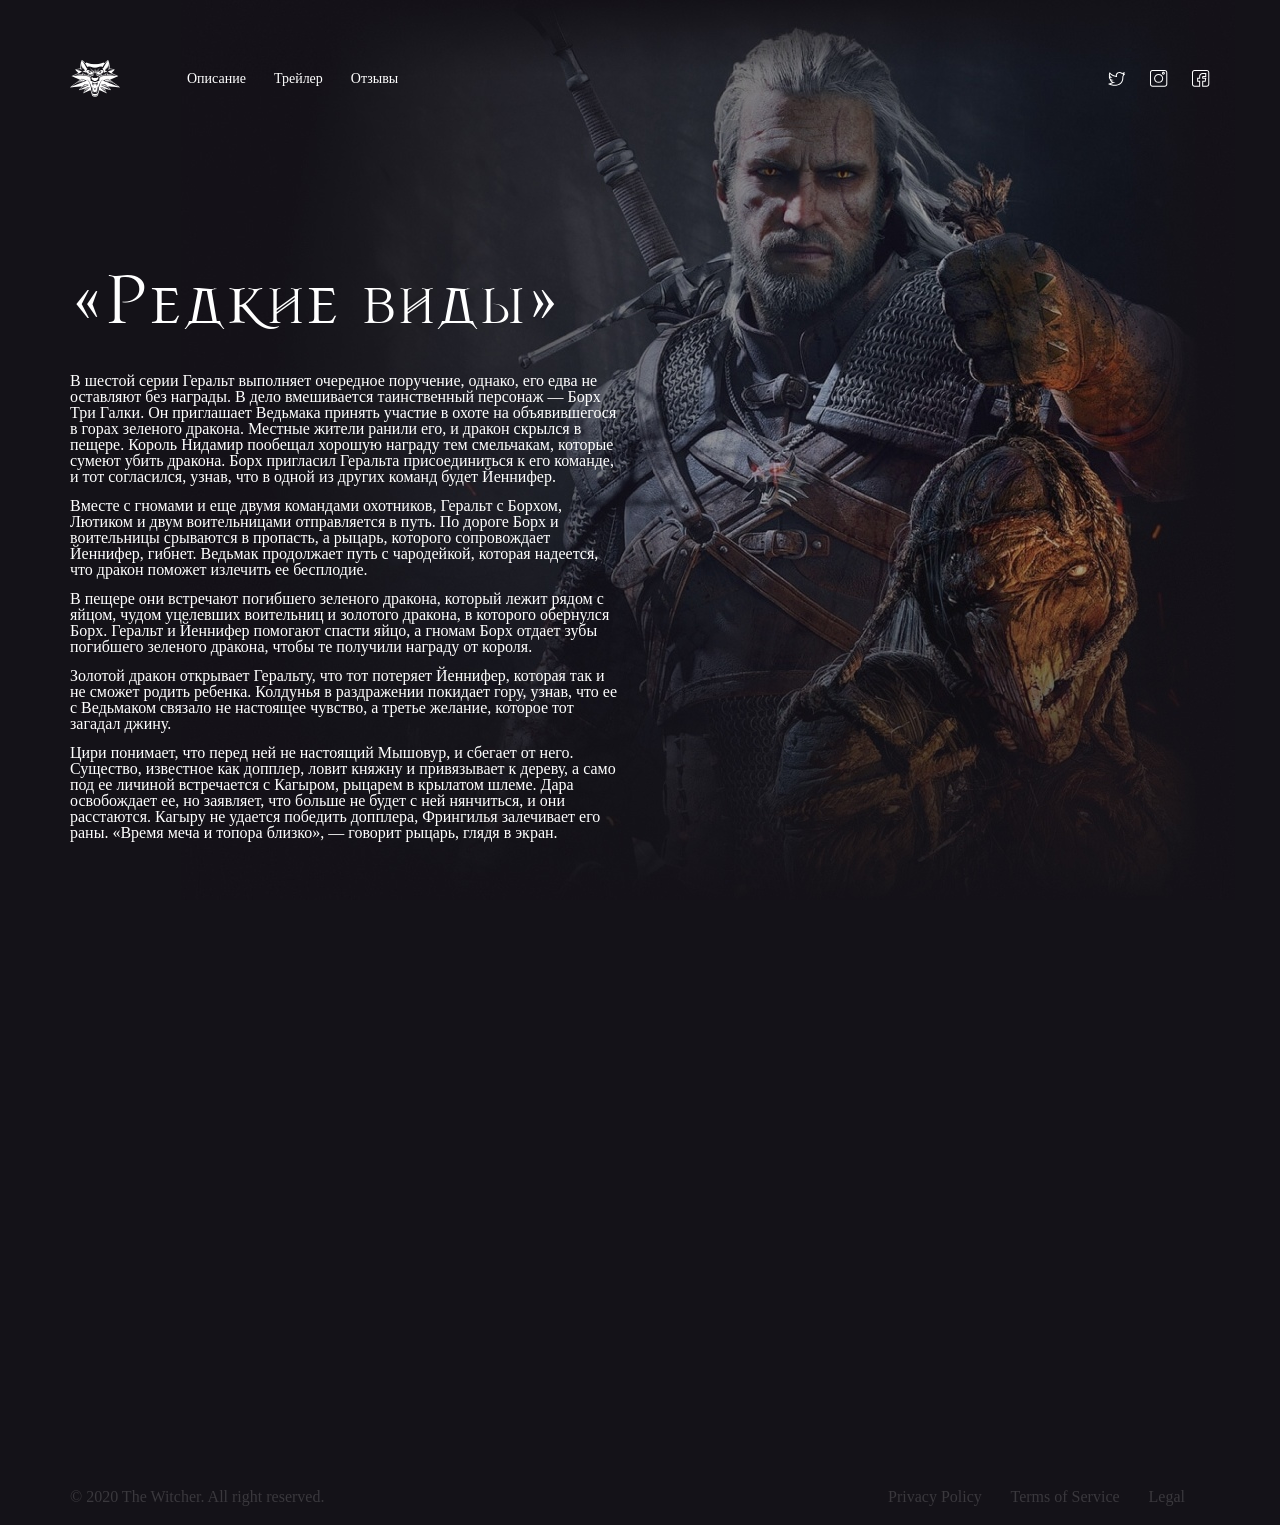
<file: series6-player.html>
<!DOCTYPE html>
<html lang="ru">
  <head>
    <meta charset="UTF-8" />
    <meta name="viewport" content="width=device-width, initial-scale=1.0" />
    <title>Ведьмак - сериал</title>
    <link
      href="https://fonts.googleapis.com/css2?family=Roboto:wght@400;700&display=swap"
      rel="stylesheet"
    />
    <link rel="stylesheet" href="css/swiper.min.css" />
    <link rel="stylesheet" href="css/style.css" />
    <link rel="stylesheet" href="css/reset.css" />
    <link rel="stylesheet" href="css/jquery.fancybox.min.css" />
    <link rel="stylesheet" href="css/animate.min.css" />
  </head>

  <body>
    <header>
      <div class="container">
        <div class="header animated fadeInRight delay-2s">
          <img src="img/logo.png" alt="Logo" class="logo" />
          <nav class="menu-list">
            <a
              href="https://witcher-tv.ru/hronologiya-pervogo-sezona-seriala-vedmak/"
              class="menu-link"
              >Описание</a
            >
            <a
              href="https://www.netflix.com/ru/title/80189685"
              class="menu-link"
              >Трейлер</a
            >
            <a
              href="https://www.kinopoisk.ru/film/1044004/reviews/"
              class="menu-link"
              >Отзывы</a
            >
          </nav>
          <div class="social">
            <a href="https://twitter.com/witchergame" class="social-link">
              <img src="img\social\The Witcher\twitter.svg" alt="" />
            </a>
            <a
              href="https://www.instagram.com/witchernetflix/"
              class="social-link"
            >
              <img src="img\social\The Witcher\instagram.svg" alt="" />
            </a>
            <a
              href="https://www.facebook.com/campaign/landing.php?campaign_id=298364580528938&extra_1=yandex_12337837702%7Cdesktop%7C1903759853%7C%7Cфейсбук%7Cnone%7C8095dy448850&placement=none&creative=1903759853&keyword=фейсбук&partner_id=yandexsem&extra_2=search&adposition=premium_1&yclid=3563961222875353418"
              class="social-link"
            >
              <img src="img\social\The Witcher\facebook.svg" alt="" />
            </a>
          </div>
        </div>
        <div class="menu-button"></div>
      </div>
    </header>
    <main>
      <div class="container">
        <!--текстовый блок-->
        <div class="Description_serie animated fadeInLeft delay-2s">
          <h1 class="main-title-serie">«Редкие виды»</h1>
          <!-- параграф с текстом-->
          <div class="description_serie_text">
            <p class="main-descrioption_1">
              В шестой серии Геральт выполняет очередное поручение, однако, его
              едва не оставляют без награды. В дело вмешивается таинственный
              персонаж — Борх Три Галки. Он приглашает Ведьмака принять участие
              в охоте на объявившегося в горах зеленого дракона. Местные жители
              ранили его, и дракон скрылся в пещере. Король Нидамир пообещал
              хорошую награду тем смельчакам, которые сумеют убить дракона. Борх
              пригласил Геральта присоединиться к его команде, и тот согласился,
              узнав, что в одной из других команд будет Йеннифер.
            </p>
            <p class="main-description_2">
              Вместе с гномами и еще двумя командами охотников, Геральт с
              Борхом, Лютиком и двум воительницами отправляется в путь. По
              дороге Борх и воительницы срываются в пропасть, а рыцарь, которого
              сопровождает Йеннифер, гибнет. Ведьмак продолжает путь с
              чародейкой, которая надеется, что дракон поможет излечить ее
              бесплодие.
            </p>
            <p class="main-description_3">
              В пещере они встречают погибшего зеленого дракона, который лежит
              рядом с яйцом, чудом уцелевших воительниц и золотого дракона, в
              которого обернулся Борх. Геральт и Йеннифер помогают спасти яйцо,
              а гномам Борх отдает зубы погибшего зеленого дракона, чтобы те
              получили награду от короля.
            </p>
            <p class="main-description_4">
              Золотой дракон открывает Геральту, что тот потеряет Йеннифер,
              которая так и не сможет родить ребенка. Колдунья в раздражении
              покидает гору, узнав, что ее с Ведьмаком связало не настоящее
              чувство, а третье желание, которое тот загадал джину.
            </p>
            <p class="main-description_5">
              Цири понимает, что перед ней не настоящий Мышовур, и сбегает от
              него. Существо, известное как допплер, ловит княжну и привязывает
              к дереву, а само под ее личиной встречается с Кагыром, рыцарем в
              крылатом шлеме. Дара освобождает ее, но заявляет, что больше не
              будет с ней нянчиться, и они расстаются. Кагыру не удается
              победить допплера, Фрингилья залечивает его раны. «Время меча и
              топора близко», — говорит рыцарь, глядя в экран.
            </p>
          </div>
        </div>

        <div class="player animated fadeInDown delay-2s">
          <iframe
            width="949"
            height="475"
            src="https://protonvideo.to/iframe/9b1a6e770f2855650ca798a6ec616771/"
            frameborder="0"
            allow="autoplay; encrypted-media; gyroscope; picture-in-picture"
            allowfullscreen
          ></iframe>
        </div>
      </div>
    </main>
    <footer class="footer animated fadeInDown delay-2s">
      <div class="container">
        <div class="footer-content">
          <div class="left">
            <span class="copyright"
              >© 2020 The Witcher. All right reserved.</span
            >
          </div>
          <div class="right">
            <nav class="footer-menu">
              <a
                href="https://www.copyrightservice.net/ru/copyright/us"
                class="footer-link"
                >Privacy Policy</a
              >
              <a
                href="https://www.copyrightservice.net/ru/copyright/us"
                class="footer-link"
                >Terms of Service</a
              >
              <a
                href="https://www.copyrightservice.net/ru/copyright/us"
                class="footer-link"
                >Legal</a
              >
            </nav>
          </div>
        </div>
      </div>
    </footer>
    <script src="https://cdn.jsdelivr.net/npm/jquery@3.5.1/dist/jquery.min.js"></script>
    <script src="js/swiper.min.js"></script>
    <script src="js/main.js"></script>
    <script src="js/jquery.fancybox.min.js"></script>
  </body>
</html>
</file>
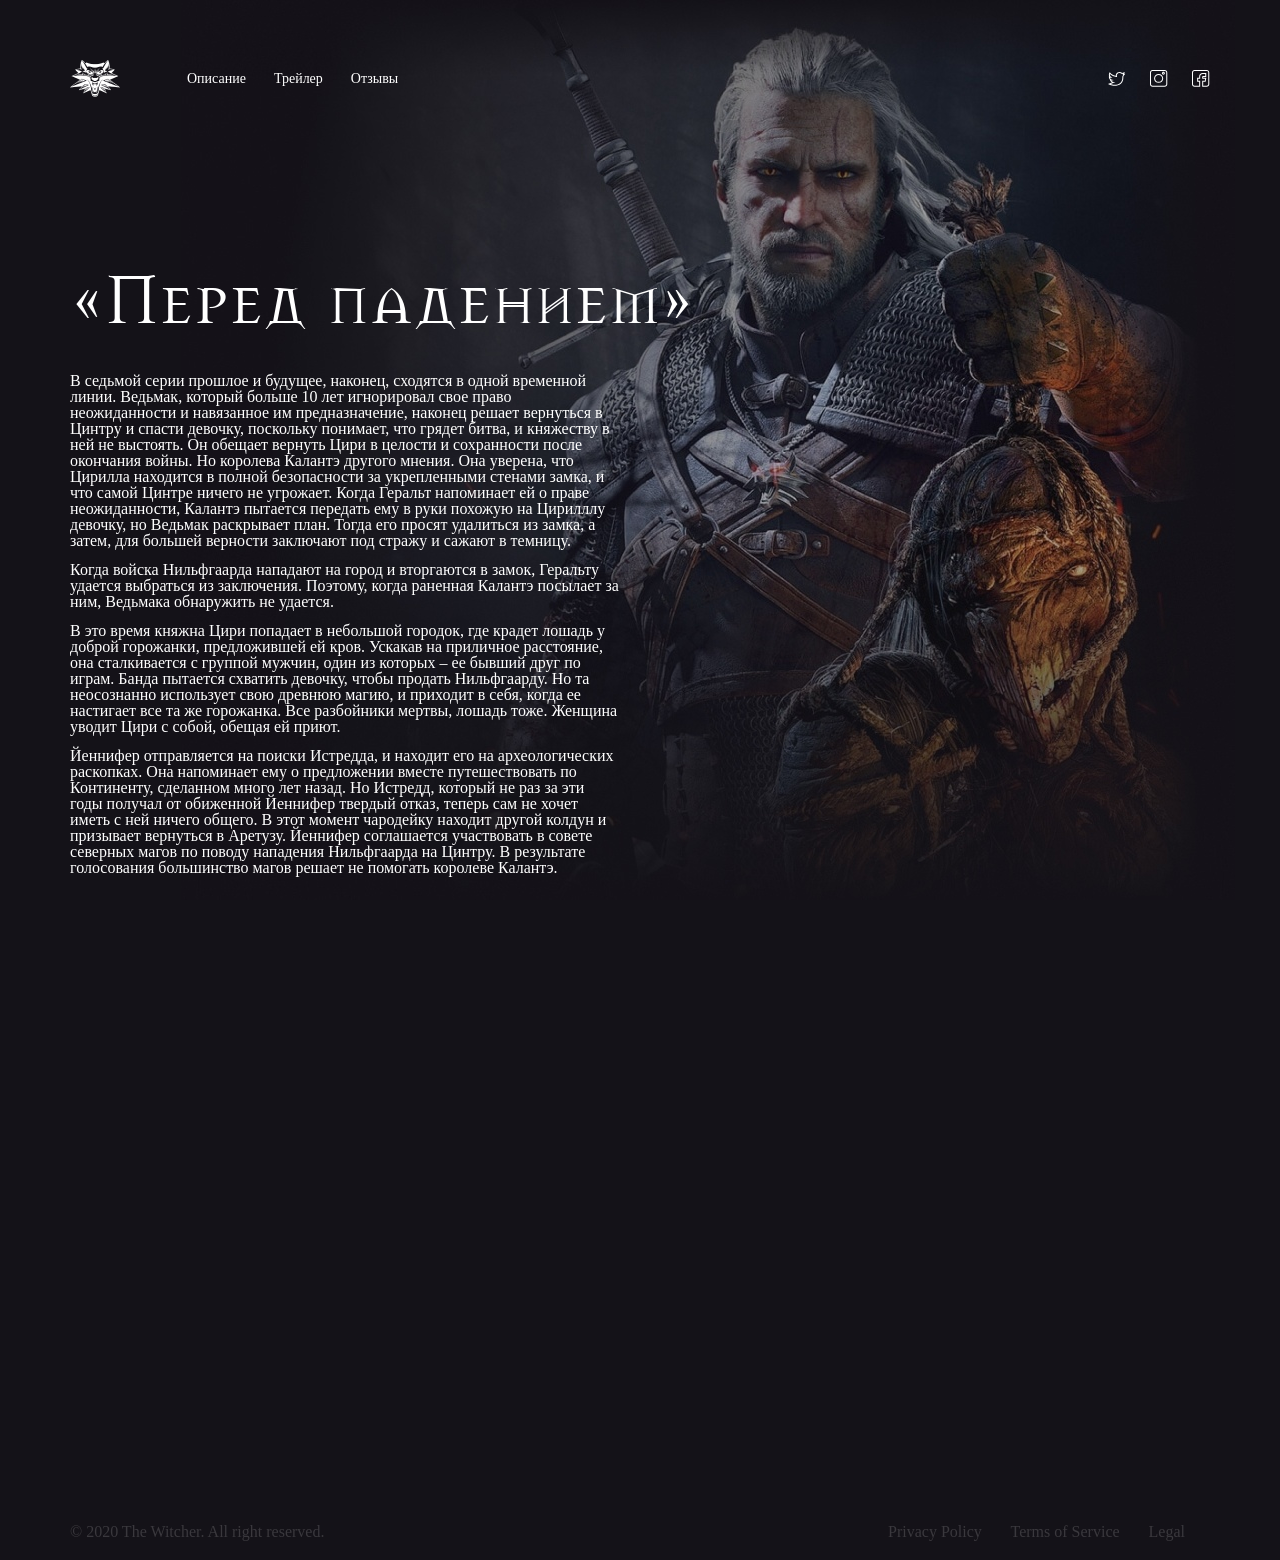
<file: series7-player.html>
<!DOCTYPE html>
<html lang="ru">
  <head>
    <meta charset="UTF-8" />
    <meta name="viewport" content="width=device-width, initial-scale=1.0" />
    <title>Ведьмак - сериал</title>
    <link
      href="https://fonts.googleapis.com/css2?family=Roboto:wght@400;700&display=swap"
      rel="stylesheet"
    />
    <link rel="stylesheet" href="css/swiper.min.css" />
    <link rel="stylesheet" href="css/style.css" />
    <link rel="stylesheet" href="css/reset.css" />
    <link rel="stylesheet" href="css/jquery.fancybox.min.css" />
    <link rel="stylesheet" href="css/animate.min.css" />
  </head>

  <body>
    <header>
      <div class="container">
        <div class="header animated fadeInRight delay-2s">
          <img src="img/logo.png" alt="Logo" class="logo" />
          <nav class="menu-list">
            <a
              href="https://witcher-tv.ru/hronologiya-pervogo-sezona-seriala-vedmak/"
              class="menu-link"
              >Описание</a
            >
            <a
              href="https://www.netflix.com/ru/title/80189685"
              class="menu-link"
              >Трейлер</a
            >
            <a
              href="https://www.kinopoisk.ru/film/1044004/reviews/"
              class="menu-link"
              >Отзывы</a
            >
          </nav>
          <div class="social">
            <a href="https://twitter.com/witchergame" class="social-link">
              <img src="img\social\The Witcher\twitter.svg" alt="" />
            </a>
            <a
              href="https://www.instagram.com/witchernetflix/"
              class="social-link"
            >
              <img src="img\social\The Witcher\instagram.svg" alt="" />
            </a>
            <a
              href="https://www.facebook.com/campaign/landing.php?campaign_id=298364580528938&extra_1=yandex_12337837702%7Cdesktop%7C1903759853%7C%7Cфейсбук%7Cnone%7C8095dy448850&placement=none&creative=1903759853&keyword=фейсбук&partner_id=yandexsem&extra_2=search&adposition=premium_1&yclid=3563961222875353418"
              class="social-link"
            >
              <img src="img\social\The Witcher\facebook.svg" alt="" />
            </a>
          </div>
        </div>
        <div class="menu-button"></div>
      </div>
    </header>
    <main>
      <div class="container">
        <!--текстовый блок-->
        <div class="Description_serie animated fadeInLeft delay-2s">
          <h1 class="main-title-serie">«Перед падением»</h1>
          <!-- параграф с текстом-->
          <div class="description_serie_text">
            <p class="main-descrioption_1">
              В седьмой серии прошлое и будущее, наконец, сходятся в одной
              временной линии. Ведьмак, который больше 10 лет игнорировал свое
              право неожиданности и навязанное им предназначение, наконец решает
              вернуться в Цинтру и спасти девочку, поскольку понимает, что
              грядет битва, и княжеству в ней не выстоять. Он обещает вернуть
              Цири в целости и сохранности после окончания войны. Но королева
              Калантэ другого мнения. Она уверена, что Цирилла находится в
              полной безопасности за укрепленными стенами замка, и что самой
              Цинтре ничего не угрожает. Когда Геральт напоминает ей о праве
              неожиданности, Калантэ пытается передать ему в руки похожую на
              Цирилллу девочку, но Ведьмак раскрывает план. Тогда его просят
              удалиться из замка, а затем, для большей верности заключают под
              стражу и сажают в темницу.
            </p>
            <p class="main-description_2">
              Когда войска Нильфгаарда нападают на город и вторгаются в замок,
              Геральту удается выбраться из заключения. Поэтому, когда раненная
              Калантэ посылает за ним, Ведьмака обнаружить не удается.
            </p>
            <p class="main-description_3">
              В это время княжна Цири попадает в небольшой городок, где крадет
              лошадь у доброй горожанки, предложившей ей кров. Ускакав на
              приличное расстояние, она сталкивается с группой мужчин, один из
              которых – ее бывший друг по играм. Банда пытается схватить
              девочку, чтобы продать Нильфгаарду. Но та неосознанно использует
              свою древнюю магию, и приходит в себя, когда ее настигает все та
              же горожанка. Все разбойники мертвы, лошадь тоже. Женщина уводит
              Цири с собой, обещая ей приют.
            </p>
            <p class="main-description_4">
              Йеннифер отправляется на поиски Истредда, и находит его на
              археологических раскопках. Она напоминает ему о предложении вместе
              путешествовать по Континенту, сделанном много лет назад. Но
              Истредд, который не раз за эти годы получал от обиженной Йеннифер
              твердый отказ, теперь сам не хочет иметь с ней ничего общего. В
              этот момент чародейку находит другой колдун и призывает вернуться
              в Аретузу. Йеннифер соглашается участвовать в совете северных
              магов по поводу нападения Нильфгаарда на Цинтру. В результате
              голосования большинство магов решает не помогать королеве Калантэ.
            </p>
          </div>
        </div>

        <div class="player animated fadeInDown delay-2s">
          <iframe
            width="949"
            height="475"
            src="https://protonvideo.to/iframe/b745e9268ab7e3e2df3957950ef50fa3/"
            frameborder="0"
            allow="autoplay; encrypted-media; gyroscope; picture-in-picture"
            allowfullscreen
          ></iframe>
        </div>
      </div>
    </main>
    <footer class="footer animated fadeInDown delay-2s">
      <div class="container">
        <div class="footer-content">
          <div class="left">
            <span class="copyright"
              >© 2020 The Witcher. All right reserved.</span
            >
          </div>
          <div class="right">
            <nav class="footer-menu">
              <a
                href="https://www.copyrightservice.net/ru/copyright/us"
                class="footer-link"
                >Privacy Policy</a
              >
              <a
                href="https://www.copyrightservice.net/ru/copyright/us"
                class="footer-link"
                >Terms of Service</a
              >
              <a
                href="https://www.copyrightservice.net/ru/copyright/us"
                class="footer-link"
                >Legal</a
              >
            </nav>
          </div>
        </div>
      </div>
    </footer>
    <script src="https://cdn.jsdelivr.net/npm/jquery@3.5.1/dist/jquery.min.js"></script>
    <script src="js/swiper.min.js"></script>
    <script src="js/main.js"></script>
    <script src="js/jquery.fancybox.min.js"></script>
  </body>
</html>
</file>
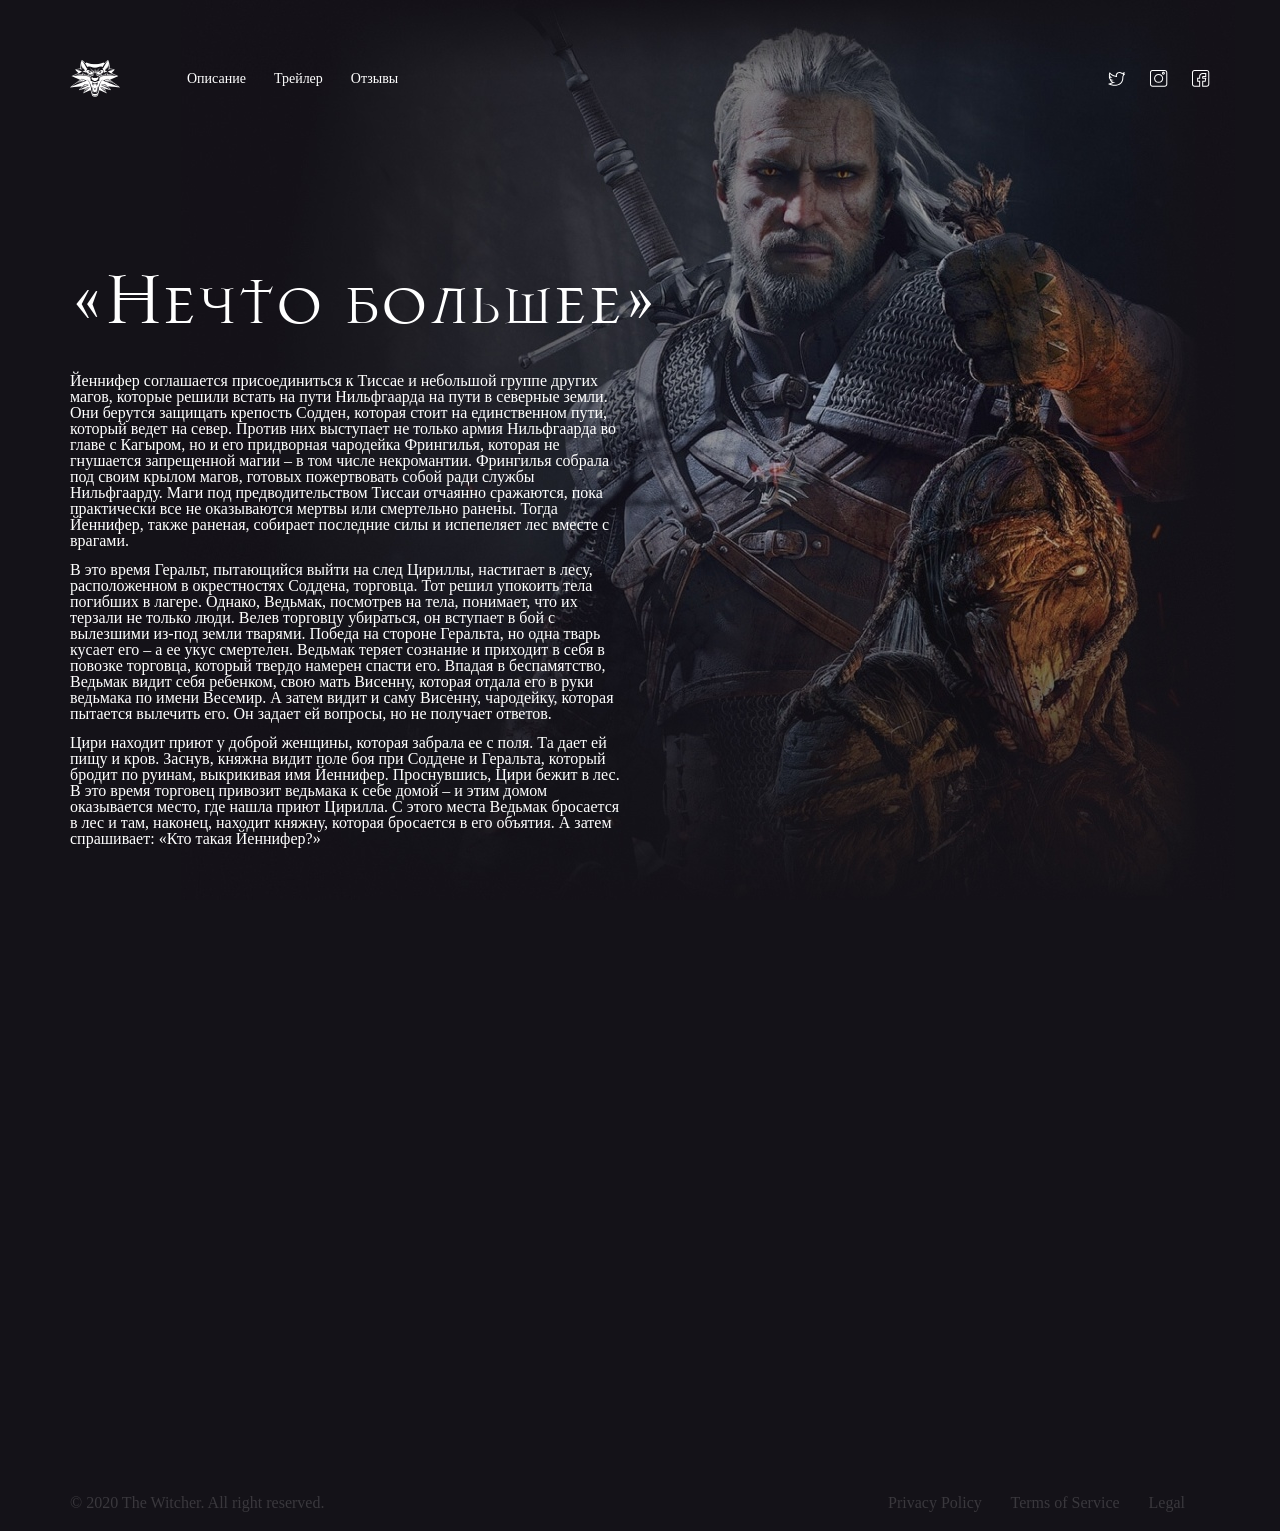
<file: series8-player.html>
<!DOCTYPE html>
<html lang="ru">
  <head>
    <meta charset="UTF-8" />
    <meta name="viewport" content="width=device-width, initial-scale=1.0" />
    <title>Ведьмак - сериал</title>
    <link
      href="https://fonts.googleapis.com/css2?family=Roboto:wght@400;700&display=swap"
      rel="stylesheet"
    />
    <link rel="stylesheet" href="css/swiper.min.css" />
    <link rel="stylesheet" href="css/style.css" />
    <link rel="stylesheet" href="css/reset.css" />
    <link rel="stylesheet" href="css/jquery.fancybox.min.css" />
    <link rel="stylesheet" href="css/animate.min.css" />
  </head>

  <body>
    <header>
      <div class="container">
        <div class="header animated fadeInRight delay-2s">
          <img src="img/logo.png" alt="Logo" class="logo" />
          <nav class="menu-list">
            <a
              href="https://witcher-tv.ru/hronologiya-pervogo-sezona-seriala-vedmak/"
              class="menu-link"
              >Описание</a
            >
            <a
              href="https://www.netflix.com/ru/title/80189685"
              class="menu-link"
              >Трейлер</a
            >
            <a
              href="https://www.kinopoisk.ru/film/1044004/reviews/"
              class="menu-link"
              >Отзывы</a
            >
          </nav>
          <div class="social">
            <a href="https://twitter.com/witchergame" class="social-link">
              <img src="img\social\The Witcher\twitter.svg" alt="" />
            </a>
            <a
              href="https://www.instagram.com/witchernetflix/"
              class="social-link"
            >
              <img src="img\social\The Witcher\instagram.svg" alt="" />
            </a>
            <a
              href="https://www.facebook.com/campaign/landing.php?campaign_id=298364580528938&extra_1=yandex_12337837702%7Cdesktop%7C1903759853%7C%7Cфейсбук%7Cnone%7C8095dy448850&placement=none&creative=1903759853&keyword=фейсбук&partner_id=yandexsem&extra_2=search&adposition=premium_1&yclid=3563961222875353418"
              class="social-link"
            >
              <img src="img\social\The Witcher\facebook.svg" alt="" />
            </a>
          </div>
        </div>
        <div class="menu-button"></div>
      </div>
    </header>
    <main>
      <div class="container">
        <!--текстовый блок-->
        <div class="Description_serie animated fadeInLeft delay-2s">
          <h1 class="main-title-serie">«Нечто большее»</h1>
          <!-- параграф с текстом-->
          <div class="description_serie_text">
            <p class="main-descrioption_1">
              Йеннифер соглашается присоединиться к Тиссае и небольшой группе
              других магов, которые решили встать на пути Нильфгаарда на пути в
              северные земли. Они берутся защищать крепость Содден, которая
              стоит на единственном пути, который ведет на север. Против них
              выступает не только армия Нильфгаарда во главе с Кагыром, но и его
              придворная чародейка Фрингилья, которая не гнушается запрещенной
              магии – в том числе некромантии. Фрингилья собрала под своим
              крылом магов, готовых пожертвовать собой ради службы Нильфгаарду.
              Маги под предводительством Тиссаи отчаянно сражаются, пока
              практически все не оказываются мертвы или смертельно ранены. Тогда
              Йеннифер, также раненая, собирает последние силы и испепеляет лес
              вместе с врагами.
            </p>
            <p class="main-description_2">
              В это время Геральт, пытающийся выйти на след Цириллы, настигает в
              лесу, расположенном в окрестностях Соддена, торговца. Тот решил
              упокоить тела погибших в лагере. Однако, Ведьмак, посмотрев на
              тела, понимает, что их терзали не только люди. Велев торговцу
              убираться, он вступает в бой с вылезшими из-под земли тварями.
              Победа на стороне Геральта, но одна тварь кусает его – а ее укус
              смертелен. Ведьмак теряет сознание и приходит в себя в повозке
              торговца, который твердо намерен спасти его. Впадая в
              беспамятство, Ведьмак видит себя ребенком, свою мать Висенну,
              которая отдала его в руки ведьмака по имени Весемир. А затем видит
              и саму Висенну, чародейку, которая пытается вылечить его. Он
              задает ей вопросы, но не получает ответов.
            </p>
            <p class="main-description_3">
              Цири находит приют у доброй женщины, которая забрала ее с поля. Та
              дает ей пищу и кров. Заснув, княжна видит поле боя при Соддене и
              Геральта, который бродит по руинам, выкрикивая имя Йеннифер.
              Проснувшись, Цири бежит в лес. В это время торговец привозит
              ведьмака к себе домой – и этим домом оказывается место, где нашла
              приют Цирилла. С этого места Ведьмак бросается в лес и там,
              наконец, находит княжну, которая бросается в его объятия. А затем
              спрашивает: «Кто такая Йеннифер?»
            </p>
          </div>
        </div>

        <div class="player animated fadeInDown delay-2s">
          <iframe
            width="949"
            height="475"
            src="https://protonvideo.to/iframe/101b1b5b5c3c3a532e8f65bc3c9faadd/"
            frameborder="0"
            allow="autoplay; encrypted-media; gyroscope; picture-in-picture"
            allowfullscreen
          ></iframe>
        </div>
      </div>
    </main>
    <footer class="footer animated fadeInDown delay-2s">
      <div class="container">
        <div class="footer-content">
          <div class="left">
            <span class="copyright"
              >© 2020 The Witcher. All right reserved.</span
            >
          </div>
          <div class="right">
            <nav class="footer-menu">
              <a
                href="https://www.copyrightservice.net/ru/copyright/us"
                class="footer-link"
                >Privacy Policy</a
              >
              <a
                href="https://www.copyrightservice.net/ru/copyright/us"
                class="footer-link"
                >Terms of Service</a
              >
              <a
                href="https://www.copyrightservice.net/ru/copyright/us"
                class="footer-link"
                >Legal</a
              >
            </nav>
          </div>
        </div>
      </div>
    </footer>
    <script src="https://cdn.jsdelivr.net/npm/jquery@3.5.1/dist/jquery.min.js"></script>
    <script src="js/swiper.min.js"></script>
    <script src="js/main.js"></script>
    <script src="js/jquery.fancybox.min.js"></script>
  </body>
</html>
</file>
<file: css/style.css>
@font-face {
  font-family: "MasonChronicles";
  src: url("../fonts/MasonChronicles.woff") format("woff");
  font-weight: normal;
  font-style: normal;
}
/*Два формата одного шрифта прямо на нашем пк*/
@font-face {
  font-family: "MassonChronicle";
  src: url("../fonts/MassonChronicle.woff2") format("woff2");
  font-weight: normal;
  font-style: normal;
}

body {
  background-color: #141218;
  /*подключили шрифт для всего сайта*/
  font-family: "Roboto", sans-serif;
  font-style: normal;
  font-weight: normal;
  background-image: url(../img/BX8lVyTxY7w.jpg);
  /*Повтор фона*/
  background-repeat: no-repeat;
  /*Приклепляем к правому краю*/
  background-position: top right 20%;
  color: #ffffff;

  /*Прибиваем футер к нижней части страницы*/
  min-height: 100vh;
  display: flex;
  flex-direction: column;
  justify-content: space-between;
}
.container {
  width: 95%;
  max-width: 1140px;
  /*рамка с цветом из красного*/
  /*border: 1px solid red;*/
  /*равнение по серидине*/
  margin: auto;
}
.header {
  /*в одну линию(горизонтально)*/
  display: flex;
  /*ровняет контент вертикально*/
  align-items: center;
  /*задает равное расстояние для объектов*/
  justify-content: space-between;
  /*отступ сверху внутри одного объекта*/
  padding-top: 60px;
  margin-bottom: 90px;
}
.menu-list {
  /*отступ справа*/
  margin-right: auto;
  margin-left: 67px;
}
.menu-link {
  font-size: 14px;
  line-height: 16px;
  /*убрать подчеркивание*/
  text-decoration: none;
  color: #ffffff;
  margin-right: 24px;
}
.social-link {
  margin-left: 20px;
  text-decoration: none;
}
.genre {
  font-size: 14px;
  line-height: 16px;
  /*чтобы работали отступы необходима инициализация в виде блока*/
  display: block;
  margin-bottom: 16px;
}
.rating {
  display: flex;
  align-items: center;
}
.rating-nummbers {
  font-size: 12px;
  line-height: 14px;
  margin-left: 9px;
  margin-bottom: 10px;
}
.main-title {
  font-weight: 500;
  font-size: 76px;
  /*применение шрифта или загрузка любого в случае неудачи*/
  font-family: "MasonChronicles", serif;
  margin-bottom: 10px;
}
.main-descrioption {
  max-width: 458px;
  font-size: 14px;
  line-height: 150%;
  margin-bottom: 40px;
}
.buttone {
  display: inline-block;
  background: #9d2929;
  border-radius: 8px;
  color: #fff;
  border: none;
  padding: 22px 72px;
  text-decoration: none;
}
.buttone:active {
  color: #fff;
}
.main-content {
  display: flex;
  align-items: center;
  margin-bottom: 85px;
}
.play {
  background: #9d2929;
  width: 100px;
  height: 100px;
  border-radius: 50%;
  border: none;
  position: relative;
  margin-left: 439px;
}
.play:before {
  /*Пустой*/
  content: "";
  width: 132px;
  height: 132px;
  background: #9d2929;
  /*прозрачность*/
  opacity: 0.5;
  border-radius: 50%;
  position: absolute;
  /*отступы*/
  left: -16px;
  top: -16px;
  /*Анимация сердцебиения*/
  animation: pulse 0.5s ease-in-out 0.5s infinite;
}
.play-image {
  position: relative;
  /*Сдвиг именно картинки*/
  transform: translateX(10px);
  margin-bottom: 60px;
  padding: 25px;
}
.series {
  display: flex;
  align-items: center;
  /*по разные стороны класса*/
  position: relative;
  max-width: 420px;
}
/*Оформление слайдера*/
.card {
  background: linear-gradient(180deg, rgba(20, 18, 24, 0.5) 0%, #2d2d2d 100%);
  border-radius: 8px;
  width: 167px;
  height: 113px;
  display: flex;
  /*Управляем как нам удобно*/
  flex-direction: column;
  /*место отображение содержимого класса*/
  justify-content: flex-end;
  padding: 10px;
  margin-right: 40px;
}
.card-subtitle {
  font-size: 10px;
  line-height: 12px;
  margin-bottom: 2px;
}
.card-title {
  font-weight: bold;
  font-size: 14px;
  line-height: 16px;
}
.card-title_4 {
  font-weight: bold;
  font-size: 12px;
  line-height: 16px;
}
.series-1 {
  background: linear-gradient(180deg, rgba(20, 18, 24, 0.5) 0%, #2d2d2d 100%),
    url(../img/series-card/serie-1.jpg);

  background-repeat: no-repeat;
  background-size: cover;
  background-position: center center;
}
.link_series_1 {
  text-decoration: none;
  color: #ffffff;
}
.series-2 {
  /*градиент*/
  background: linear-gradient(180deg, rgba(20, 18, 24, 0.5) 0%, #2d2d2d 100%),
    url(../img/series-card/serie-2.jpg);

  background-repeat: no-repeat;
  background-size: cover;
  background-position: center center;
}
.series-3 {
  /*градиент*/
  background: linear-gradient(180deg, rgba(20, 18, 24, 0.5) 0%, #2d2d2d 100%),
    url(../img/series-card/series-3.jpg);

  background-repeat: no-repeat;
  background-size: cover;
  background-position: center center;
}
.series-4 {
  /*градиент*/
  background: linear-gradient(180deg, rgba(20, 18, 24, 0.5) 0%, #2d2d2d 100%),
    url(../img/series-card/series-4.jpg);

  background-repeat: no-repeat;
  background-size: cover;
  background-position: center center;
}
.series-5 {
  /*градиент*/
  background: linear-gradient(180deg, rgba(20, 18, 24, 0.5) 0%, #2d2d2d 100%),
    url(../img/series-card/series-5.jpg);

  background-repeat: no-repeat;
  background-size: cover;
  background-position: center center;
}
.series-6 {
  /*градиент*/
  background: linear-gradient(180deg, rgba(20, 18, 24, 0.5) 0%, #2d2d2d 100%),
    url(../img/series-card/series-6.jpg);

  background-repeat: no-repeat;
  background-size: cover;
  background-position: center center;
}
.series-7 {
  /*градиент*/
  background: linear-gradient(180deg, rgba(20, 18, 24, 0.5) 0%, #2d2d2d 100%),
    url(../img/series-card/series-7.jpg);

  background-repeat: no-repeat;
  background-size: cover;
  background-position: center center;
}
.series-8 {
  /*градиент*/
  background: linear-gradient(180deg, rgba(20, 18, 24, 0.5) 0%, #2d2d2d 100%),
    url(../img/series-card/series-8.jpg);

  background-repeat: no-repeat;
  background-size: cover;
  background-position: center center;
}

.player {
  margin-top: 75px;
  margin-bottom: 75px;
}
.arrow {
  height: 23px;
  width: 32px;
  border: none;
  background-image: url(../img/arrow.svg);
  background-repeat: no-repeat;
  background-position: center;
  /*Прозрачный цвет*/
  background-color: transparent;
  /*передвигаем вверх*/
  position: absolute;
  top: 50%;
  right: -32px;
}
.swiper-container {
  /*максимальная ширина*/
  max-width: 420px;
  margin-left: 0;
}
/*footer*/
.footer {
  background-color: #141218;
  /*отступы*/
  padding: 20px 0;
  /*закрепить позицию*/
  margin-top: auto;
}
.footer-content {
  display: flex;
  align-items: center;
  justify-content: space-between;
}
.footer-link {
  text-decoration: none;
  color: #3a383d;
  margin-right: 25px;
}
.copyright {
  color: #3a383d;
}
.menu-button {
  display: none;
}
.description_serie_text {
  max-width: 550px;
  margin-top: 35px;
}
.main-descrioption_1 {
  margin-bottom: 13px;
}
.main-description_2 {
  margin-bottom: 13px;
}
.main-description_3 {
  margin-bottom: 13px;
}
.main-description_4 {
  margin-bottom: 13px;
}
.main-description_5 {
  margin-bottom: 13px;
}
.main-description_6 {
  margin-bottom: 13px;
}
.main-title-serie {
  font-weight: 500;
  font-size: 76px;
  /*применение шрифта или загрузка любого в случае неудачи*/
  font-family: "MasonChronicles", serif;
  margin-bottom: 10px;
  margin-top: 75px;
}
/*responsive*/
@media (max-width: 1000px) {
  .Description_serie {
    margin-top: 300px;
  }
  .player iframe {
    width: 800px;
    height: 505px;
  }
}

@media (max-width: 760px) {
  .play {
    display: none;
  }
  .main-title-serie {
    font-weight: 300;
    font-size: 36px;
  }

  .footer-content {
    /*ссылки друг под другом*/
    flex-direction: column;
    /*Прибить к углу*/
    align-items: flex-start;
  }
  .copyright {
    display: block;
    margin-bottom: 0px;
  }
  /*отключим у первой ссылки*/
  .footer-link:first-child {
    margin-left: 0;
  }
  .player iframe {
    width: 600px;
    height: 475px;
  }
}
@media (max-width: 540px) {
  /*Начало создания гамбургера*/
  .menu-button {
    display: block;
    position: absolute;
    right: 35px;
    top: 40px;
    width: 30px;
    height: 2px;
    background-color: #fff;
    cursor: pointer;
  }
  /*Псевдоэлемент*/
  .menu-button::before {
    content: "";
    display: block;
    position: absolute;
    margin-top: -7px;
    top: 0;
    left: 0;
    width: 30px;
    height: 2px;
    background-color: #fff;
    /*плавность*/
    transition: transform 0.2s;
    border: none;
  }
  .menu-button::after {
    content: "";
    display: block;
    position: absolute;
    margin-top: 7px;
    top: 0;
    left: 0;
    width: 30px;
    height: 2px;
    background-color: #fff;
    transition: transform 0.2s;
    border: none;
  }
  .header {
    display: none;
    /*убрали следование блоков*/
    position: absolute;
    right: 0;
    top: 0;
    background-color: red;
    flex-direction: column;
    width: 250px;
    padding-bottom: 40px;
  }
  .header-active {
    display: flex;
    animation-delay: 0.5s;
  }
  /*Делаем крестик*/
  .menu-button-active {
    height: 0;
  }
  .menu-button-active::before {
    /*повороты*/
    transform: rotate(45deg);
    margin-top: 0px;
  }
  .menu-button-active::after {
    /*повороты*/
    transform: rotate(-45deg);
    margin-top: 0px;
  }
  /*ограничили табличку*/
  .menu-list {
    margin: auto;
    /*менять местами*/
    order: 2;
    display: flex;
    /*выровнили по вертикали*/
    flex-direction: column;
    align-items: center;
    color: white;
    text-decoration: none;
  }
  .logo {
    margin-bottom: 17px;
  }
  .menu-link {
    margin-right: 0px;
    margin-bottom: 17px;
  }
  .social-link:first-child {
    margin-left: 0px;
  }
  .social {
    order: 1;
    margin-bottom: 22px;
  }
  .swiper-container {
    width: 80%;
  }
  .main-content {
    margin-top: 224px;
  }
  .series {
    width: 80%;
  }
  .player iframe {
    width: 355px;
    height: 300px;
  }
}
@media (max-width: 540px) {
  .main-content {
    margin-top: 294px;
  }
  .swiper-container {
    margin-bottom: 85px;
  }
}
@media (max-width: 420px) {
  .main-content {
    margin-top: 294px;
  }
  .swiper-container {
    margin-bottom: 85px;
  }
  .player iframe {
    width: 305px;
    height: 300px;
  }
}
</file>
